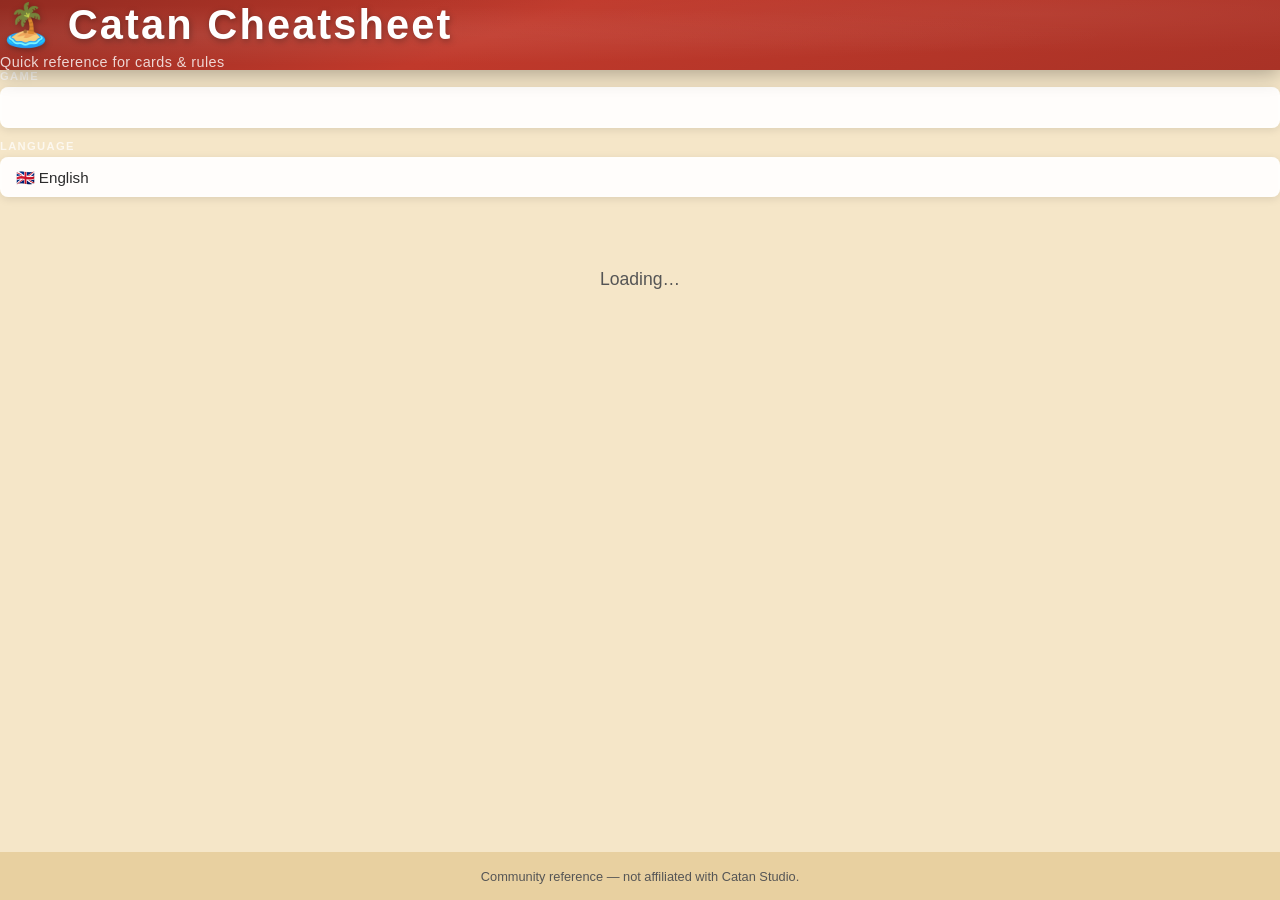
<file: src/index.html>
<!DOCTYPE html>
<html lang="en">
  <head>
    <meta charset="UTF-8" />
    <meta name="viewport" content="width=device-width, initial-scale=1.0" />
    <title>Catan Cheatsheet</title>
    <link rel="stylesheet" href="css/styles.css" />
  </head>
  <body>
    <header>
      <div class="header-inner">
        <h1>🏝️ Catan Cheatsheet</h1>
        <p class="subtitle" id="app-subtitle">Quick reference for cards &amp; rules</p>
      </div>
    </header>

    <div class="controls">
      <div class="control-group">
        <label for="game-select" id="label-game">Game</label>
        <select id="game-select"></select>
      </div>
      <div class="control-group">
        <label for="lang-select" id="label-lang">Language</label>
        <select id="lang-select">
          <option value="en">🇬🇧 English</option>
          <option value="de">🇩🇪 Deutsch</option>
          <option value="es">🇪🇸 Español</option>
          <option value="fr">🇫🇷 Français</option>
          <option value="el">🇬🇷 Ελληνικά</option>
        </select>
      </div>
    </div>

    <main id="content">
      <div class="loading" id="loading-indicator">Loading…</div>
    </main>

    <footer>
      <p id="footer-text">Community reference — not affiliated with Catan Studio.</p>
    </footer>

    <script src="js/app.js"></script>
  </body>
</html>
</file>
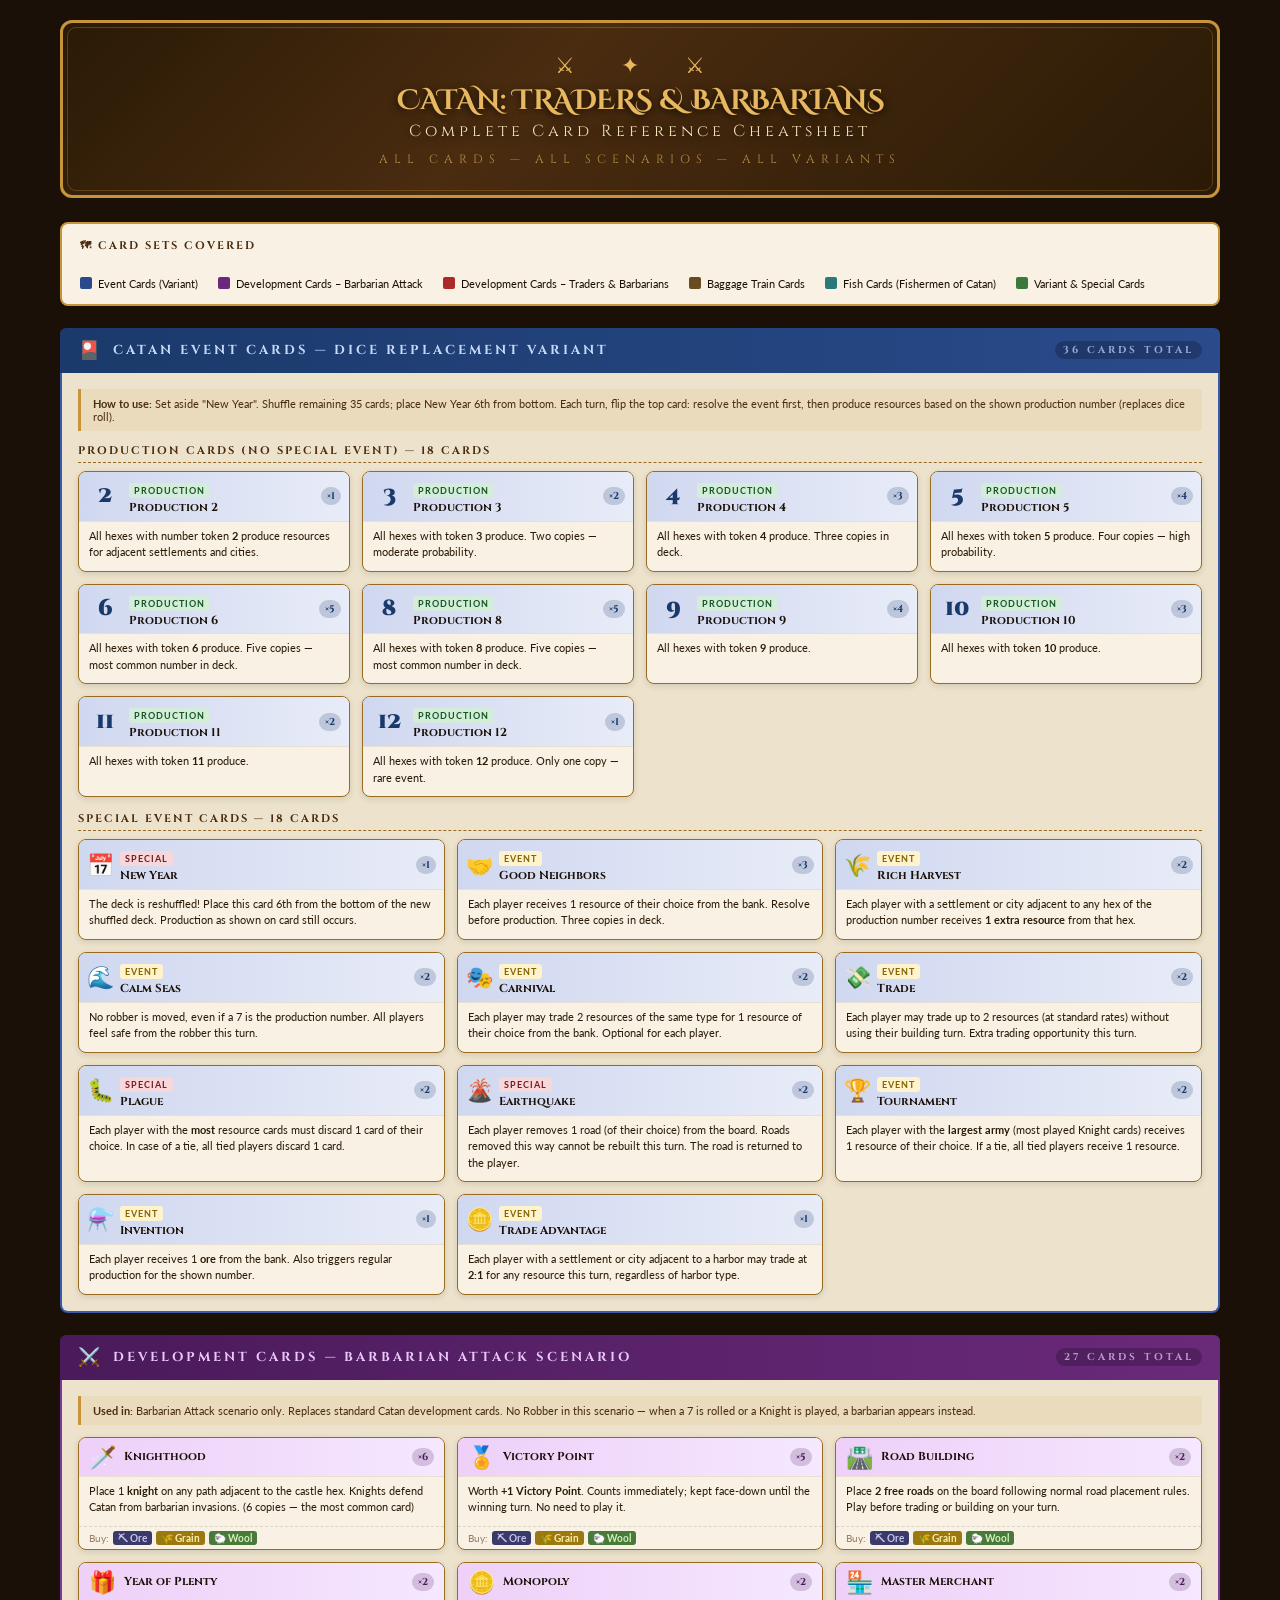
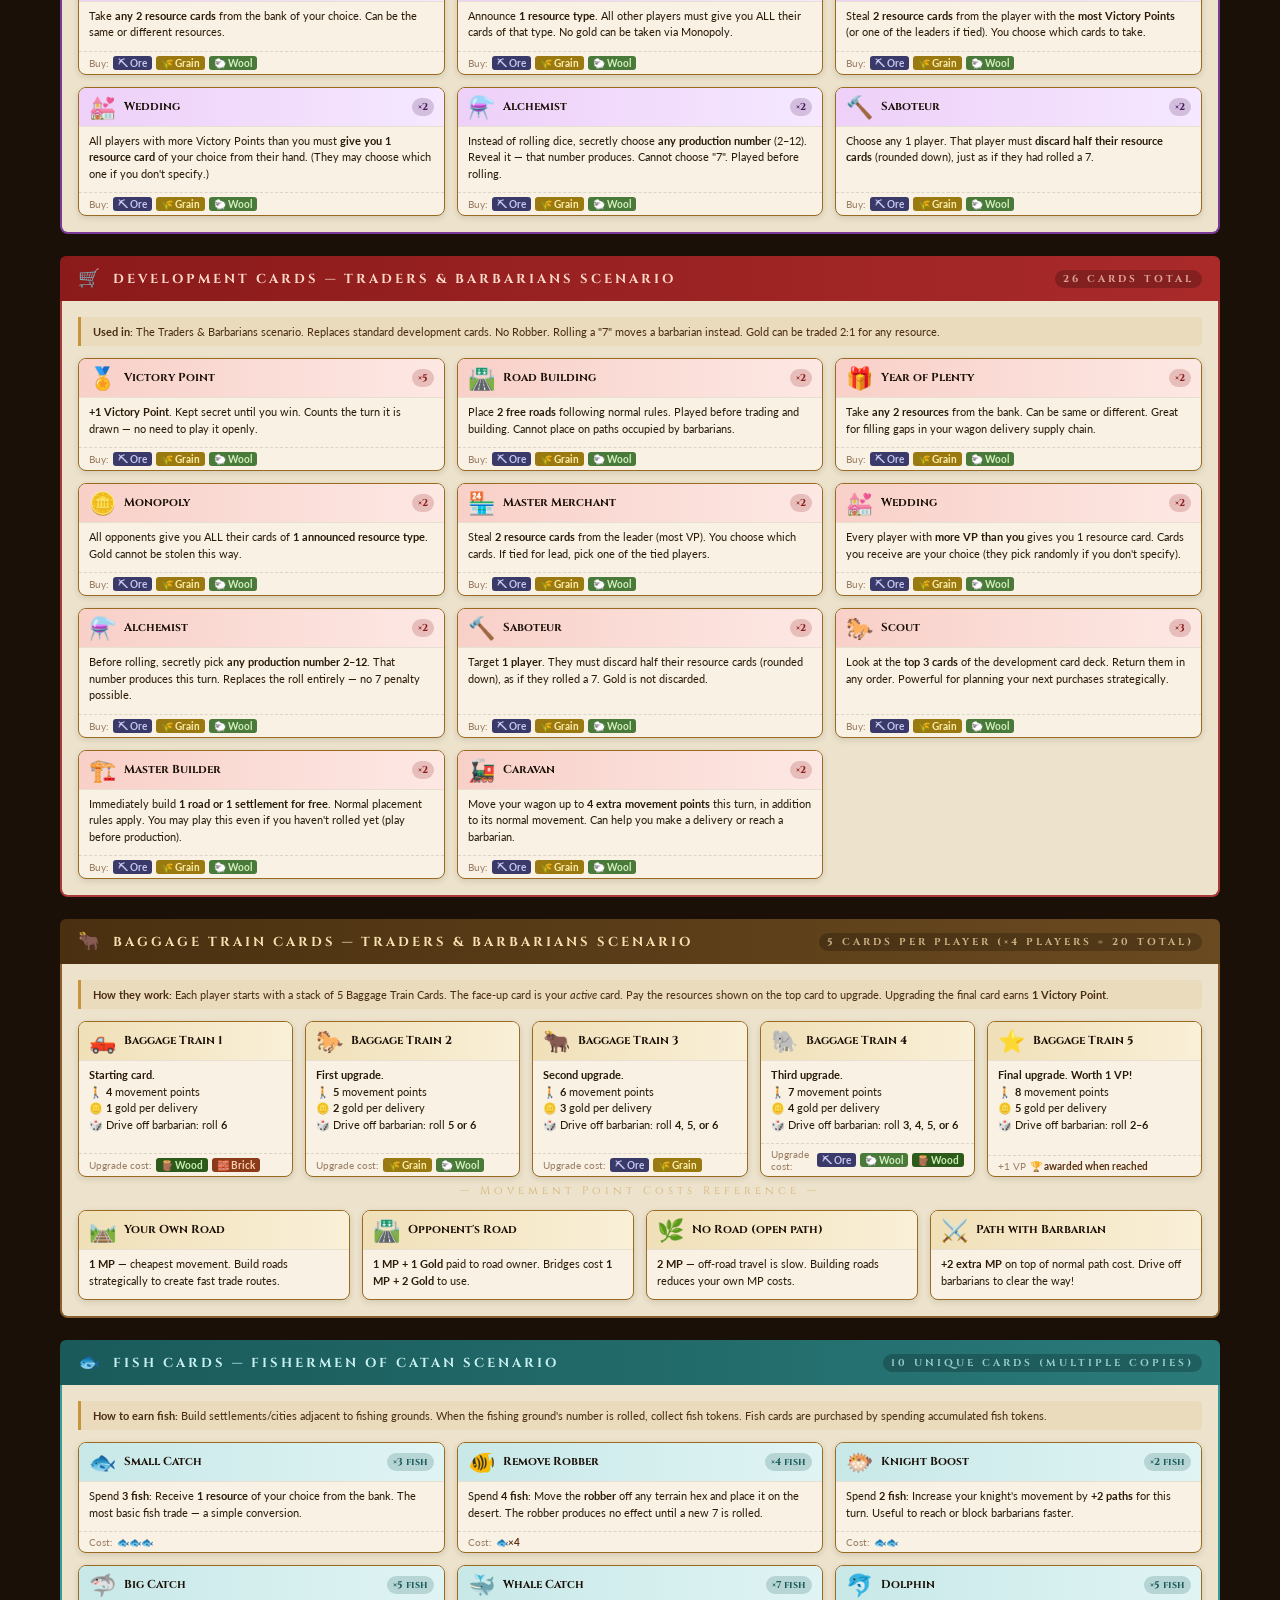
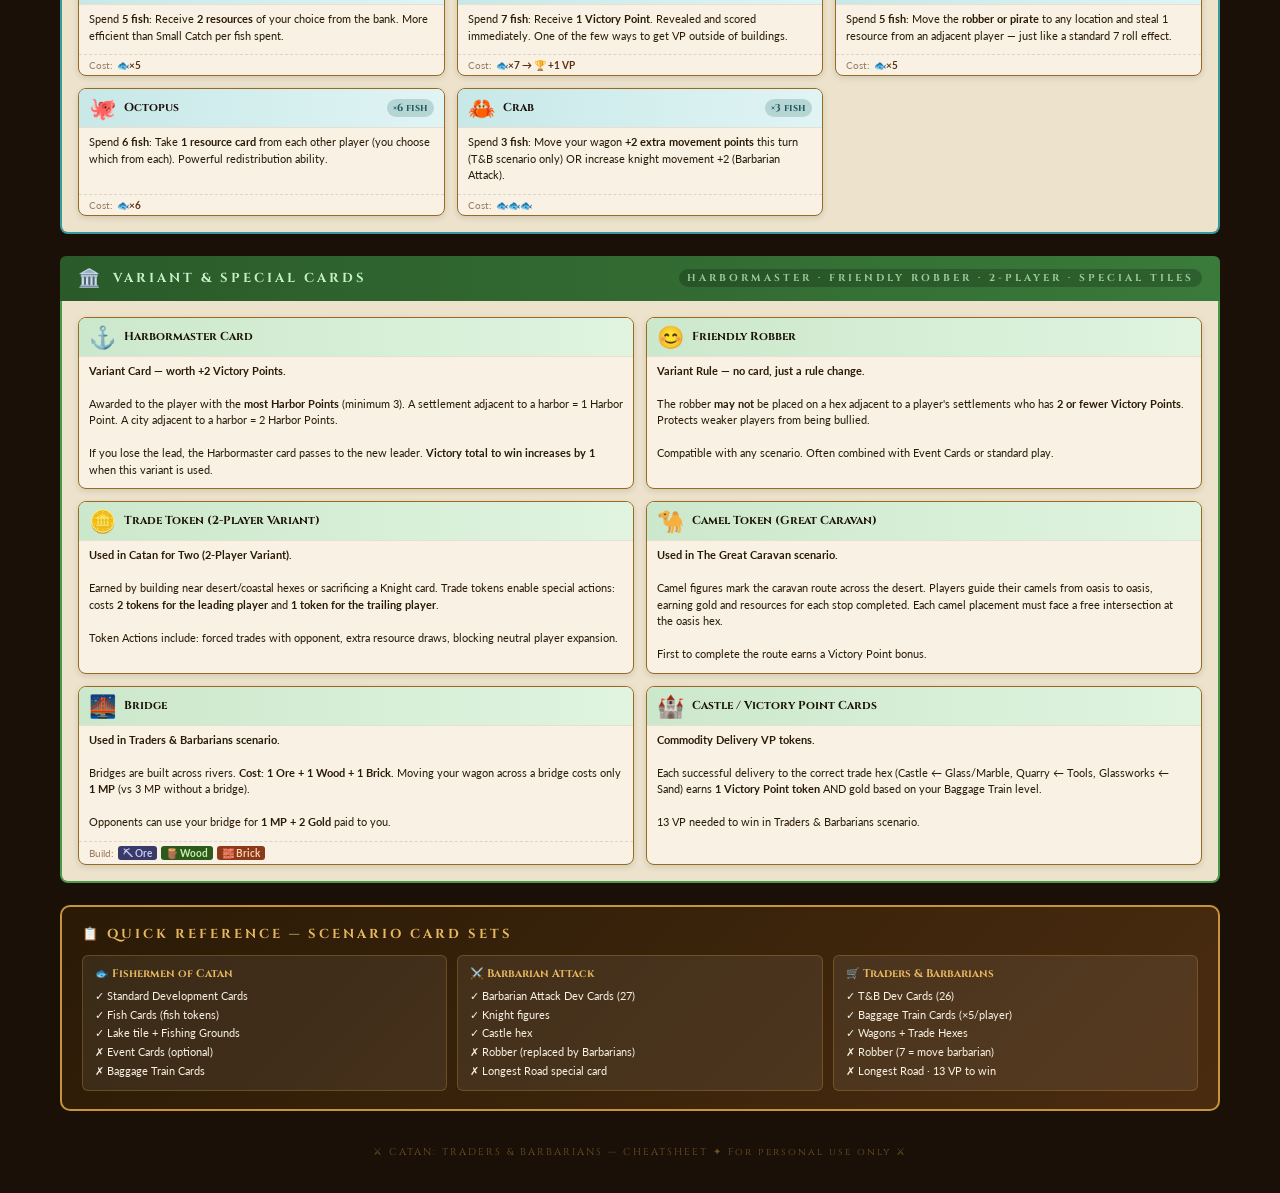
<file: catan_traders_barbarians_cheatsheet.html>
<!DOCTYPE html>
<html lang="en">
<head>
<meta charset="UTF-8">
<meta name="viewport" content="width=device-width, initial-scale=1.0">
<title>CATAN: Traders & Barbarians — Complete Card Cheatsheet</title>
<link href="https://fonts.googleapis.com/css2?family=Cinzel+Decorative:wght@700;900&family=Cinzel:wght@400;600;700&family=Lato:wght@300;400;700&display=swap" rel="stylesheet">
<style>
  :root {
    --gold: #c8943a;
    --gold-light: #e8b860;
    --gold-pale: #f5e4bc;
    --dark: #1a1008;
    --brown: #4a2c10;
    --parchment: #f9f2e4;
    --parchment-dark: #ede3cc;
    --red: #8b1a1a;
    --blue: #1a3a6b;
    --green: #2a5a2a;
    --purple: #4a1a5a;
    --teal: #1a5a5a;
    --orange: #7a3a10;
    --border: #9a6a20;
  }

  * { box-sizing: border-box; margin: 0; padding: 0; }

  @media print {
    body { background: white; }
    .page-break { page-break-before: always; }
    .section { break-inside: avoid; }
  }

  body {
    font-family: 'Lato', sans-serif;
    background: #1a1008;
    color: var(--dark);
    min-height: 100vh;
  }

  .page {
    max-width: 1200px;
    margin: 0 auto;
    padding: 20px;
  }

  /* HEADER */
  .header {
    text-align: center;
    background: linear-gradient(135deg, #2a1a06 0%, #4a2c10 40%, #2a1a06 100%);
    border: 3px solid var(--gold);
    border-radius: 12px;
    padding: 28px 20px;
    margin-bottom: 24px;
    position: relative;
    overflow: hidden;
  }
  .header::before {
    content: '';
    position: absolute; inset: 4px;
    border: 1px solid rgba(200,148,58,0.3);
    border-radius: 9px;
    pointer-events: none;
  }
  .header-ornament {
    font-size: 22px;
    color: var(--gold-light);
    letter-spacing: 20px;
    margin-bottom: 6px;
  }
  .header h1 {
    font-family: 'Cinzel Decorative', serif;
    font-size: 28px;
    color: var(--gold-light);
    text-shadow: 0 2px 8px rgba(0,0,0,0.8);
    line-height: 1.2;
  }
  .header h1 span {
    display: block;
    font-size: 16px;
    font-family: 'Cinzel', serif;
    color: var(--gold-pale);
    letter-spacing: 4px;
    margin-top: 4px;
    font-weight: 400;
  }
  .header-subtitle {
    font-family: 'Cinzel', serif;
    font-size: 12px;
    color: rgba(232,184,96,0.7);
    letter-spacing: 6px;
    text-transform: uppercase;
    margin-top: 10px;
  }

  /* SECTION HEADERS */
  .section-title {
    font-family: 'Cinzel', serif;
    font-size: 13px;
    font-weight: 700;
    letter-spacing: 3px;
    text-transform: uppercase;
    padding: 10px 18px;
    border-radius: 6px 6px 0 0;
    display: flex;
    align-items: center;
    gap: 10px;
  }
  .section-title .icon { font-size: 18px; }
  .section-title .count {
    margin-left: auto;
    font-size: 10px;
    opacity: 0.7;
    background: rgba(0,0,0,0.3);
    padding: 2px 8px;
    border-radius: 10px;
  }

  /* CARD GRID WRAPPER */
  .section-wrapper {
    background: var(--parchment-dark);
    border-radius: 0 0 8px 8px;
    border: 2px solid var(--border);
    border-top: none;
    padding: 16px;
    margin-bottom: 22px;
  }

  .section-block {
    margin-bottom: 22px;
  }

  /* Individual cards */
  .cards-grid {
    display: grid;
    gap: 12px;
  }
  .cols-3 { grid-template-columns: repeat(3, 1fr); }
  .cols-4 { grid-template-columns: repeat(4, 1fr); }
  .cols-2 { grid-template-columns: repeat(2, 1fr); }
  .cols-5 { grid-template-columns: repeat(5, 1fr); }

  @media (max-width: 900px) {
    .cols-4, .cols-3, .cols-5 { grid-template-columns: repeat(2, 1fr); }
  }

  .card {
    background: var(--parchment);
    border-radius: 8px;
    border: 1.5px solid var(--border);
    overflow: hidden;
    box-shadow: 0 2px 6px rgba(0,0,0,0.12);
    display: flex;
    flex-direction: column;
  }

  .card-header {
    padding: 8px 10px;
    display: flex;
    align-items: center;
    gap: 8px;
  }

  .card-emoji {
    font-size: 22px;
    flex-shrink: 0;
    line-height: 1;
  }

  .card-name {
    font-family: 'Cinzel', serif;
    font-size: 11.5px;
    font-weight: 700;
    line-height: 1.2;
  }

  .card-qty {
    margin-left: auto;
    font-size: 10px;
    font-weight: 700;
    background: rgba(0,0,0,0.15);
    padding: 2px 6px;
    border-radius: 10px;
    flex-shrink: 0;
    font-family: 'Cinzel', serif;
  }

  .card-body {
    padding: 6px 10px 10px;
    font-size: 11px;
    line-height: 1.5;
    color: #2a1a08;
    flex: 1;
    border-top: 1px solid rgba(0,0,0,0.08);
  }

  .card-cost {
    display: flex;
    align-items: center;
    gap: 4px;
    font-size: 10px;
    font-weight: 700;
    padding: 4px 10px;
    border-top: 1px dashed rgba(0,0,0,0.12);
    color: #5a3010;
  }
  .cost-label { opacity: 0.6; font-weight: 400; }

  /* Color themes per section */
  .theme-event .section-title { background: linear-gradient(90deg, #1a3a6b, #2a4a8b); color: #c8d8f8; }
  .theme-event .section-wrapper { border-color: #3a5aab; }
  .theme-event .card-header { background: linear-gradient(90deg, #d0d8f0, #e8ecf8); }
  .theme-event .card-qty { background: rgba(26,58,107,0.2); color: #1a3a6b; }

  .theme-dev .section-title { background: linear-gradient(90deg, #4a1a5a, #6a2a7a); color: #e8c8f8; }
  .theme-dev .section-wrapper { border-color: #7a3a9a; }
  .theme-dev .card-header { background: linear-gradient(90deg, #eed0f8, #f5e8ff); }
  .theme-dev .card-qty { background: rgba(74,26,90,0.2); color: #4a1a5a; }

  .theme-barbarian .section-title { background: linear-gradient(90deg, #8b1a1a, #aa2a2a); color: #fcd8c8; }
  .theme-barbarian .section-wrapper { border-color: #aa3a3a; }
  .theme-barbarian .card-header { background: linear-gradient(90deg, #f8d0c8, #fde8e4); }
  .theme-barbarian .card-qty { background: rgba(139,26,26,0.2); color: #8b1a1a; }

  .theme-baggage .section-title { background: linear-gradient(90deg, #4a3010, #6a4a20); color: #f8e0b0; }
  .theme-baggage .section-wrapper { border-color: #8a6030; }
  .theme-baggage .card-header { background: linear-gradient(90deg, #f0e0b8, #faf0d8); }
  .theme-baggage .card-qty { background: rgba(74,48,16,0.2); color: #4a3010; }

  .theme-fish .section-title { background: linear-gradient(90deg, #1a5a5a, #2a7a7a); color: #c8f0f0; }
  .theme-fish .section-wrapper { border-color: #3a9a9a; }
  .theme-fish .card-header { background: linear-gradient(90deg, #c8e8e8, #e0f4f4); }
  .theme-fish .card-qty { background: rgba(26,90,90,0.2); color: #1a5a5a; }

  .theme-variant .section-title { background: linear-gradient(90deg, #2a5a2a, #3a7a3a); color: #c8f0c8; }
  .theme-variant .section-wrapper { border-color: #4a9a4a; }
  .theme-variant .card-header { background: linear-gradient(90deg, #cce8cc, #e0f4e0); }
  .theme-variant .card-qty { background: rgba(42,90,42,0.2); color: #2a5a2a; }

  /* EVENT CARD special: show number prominently */
  .event-number {
    font-family: 'Cinzel Decorative', serif;
    font-size: 22px;
    font-weight: 900;
    color: var(--blue);
    flex-shrink: 0;
    width: 36px;
    text-align: center;
    line-height: 1;
  }

  .event-tag {
    display: inline-block;
    font-size: 9px;
    font-weight: 700;
    letter-spacing: 1px;
    padding: 2px 5px;
    border-radius: 3px;
    text-transform: uppercase;
    margin-bottom: 3px;
  }
  .tag-production { background: #d4edda; color: #155724; }
  .tag-event { background: #fff3cd; color: #856404; }
  .tag-special { background: #f8d7da; color: #721c24; }

  /* Legend */
  .legend {
    background: var(--parchment);
    border: 2px solid var(--gold);
    border-radius: 8px;
    padding: 14px 18px;
    margin-bottom: 22px;
    display: flex;
    gap: 20px;
    flex-wrap: wrap;
    align-items: center;
  }
  .legend-title {
    font-family: 'Cinzel', serif;
    font-size: 11px;
    font-weight: 700;
    letter-spacing: 2px;
    text-transform: uppercase;
    color: var(--brown);
    flex-basis: 100%;
    margin-bottom: 4px;
  }
  .legend-item {
    display: flex;
    align-items: center;
    gap: 6px;
    font-size: 11px;
  }
  .legend-dot {
    width: 12px; height: 12px;
    border-radius: 2px;
    flex-shrink: 0;
  }

  /* Resources display */
  .res-icons { display: inline-flex; gap: 3px; align-items: center; flex-wrap: wrap; }
  .res {
    display: inline-flex;
    align-items: center;
    gap: 2px;
    font-size: 10px;
    font-weight: 700;
    padding: 1px 5px;
    border-radius: 3px;
    white-space: nowrap;
  }
  .res-wood { background: #2d5a1b; color: #c8f0b0; }
  .res-brick { background: #8b3a1a; color: #ffd0b0; }
  .res-grain { background: #9a7a10; color: #fff0b0; }
  .res-wool { background: #4a7a3a; color: #d4f0c0; }
  .res-ore { background: #3a3a6a; color: #c8c8f0; }
  .res-gold { background: #8a6010; color: #ffeeb0; }
  .res-fish { background: #1a6a7a; color: #b0eef8; }

  /* Divider */
  .section-divider {
    text-align: center;
    font-family: 'Cinzel', serif;
    font-size: 11px;
    letter-spacing: 4px;
    color: var(--gold);
    opacity: 0.6;
    margin: 6px 0 12px;
  }

  .sub-header {
    font-family: 'Cinzel', serif;
    font-size: 11px;
    font-weight: 700;
    letter-spacing: 2px;
    text-transform: uppercase;
    color: var(--brown);
    margin-bottom: 8px;
    padding-bottom: 4px;
    border-bottom: 1px dashed var(--border);
  }

  /* Special card override for event numbers */
  .event-card .card-header {
    gap: 6px;
    padding: 6px 8px;
  }

  .footer {
    text-align: center;
    padding: 14px;
    font-family: 'Cinzel', serif;
    font-size: 10px;
    letter-spacing: 2px;
    color: rgba(200,148,58,0.5);
  }

  .note-box {
    background: rgba(200,148,58,0.1);
    border-left: 3px solid var(--gold);
    padding: 8px 12px;
    margin-bottom: 12px;
    font-size: 11px;
    color: var(--brown);
    border-radius: 0 4px 4px 0;
  }
</style>
</head>
<body>
<div class="page">

  <!-- HEADER -->
  <div class="header">
    <div class="header-ornament">⚔ ✦ ⚔</div>
    <h1>CATAN: TRADERS & BARBARIANS
      <span>Complete Card Reference Cheatsheet</span>
    </h1>
    <div class="header-subtitle">All Cards — All Scenarios — All Variants</div>
  </div>

  <!-- LEGEND -->
  <div class="legend">
    <div class="legend-title">🗺 Card Sets Covered</div>
    <div class="legend-item"><div class="legend-dot" style="background:#2a4a8b"></div> Event Cards (Variant)</div>
    <div class="legend-item"><div class="legend-dot" style="background:#6a2a7a"></div> Development Cards – Barbarian Attack</div>
    <div class="legend-item"><div class="legend-dot" style="background:#aa2a2a"></div> Development Cards – Traders & Barbarians</div>
    <div class="legend-item"><div class="legend-dot" style="background:#6a4a20"></div> Baggage Train Cards</div>
    <div class="legend-item"><div class="legend-dot" style="background:#2a7a7a"></div> Fish Cards (Fishermen of Catan)</div>
    <div class="legend-item"><div class="legend-dot" style="background:#3a7a3a"></div> Variant & Special Cards</div>
  </div>

  <!-- =================== SECTION 1: EVENT CARDS =================== -->
  <div class="section-block theme-event">
    <div class="section-title">
      <span class="icon">🎴</span> CATAN EVENT CARDS — Dice Replacement Variant
      <span class="count">36 Cards Total</span>
    </div>
    <div class="section-wrapper">
      <div class="note-box">
        <strong>How to use:</strong> Set aside "New Year". Shuffle remaining 35 cards; place New Year 6th from bottom. Each turn, flip the top card: resolve the event first, then produce resources based on the shown production number (replaces dice roll).
      </div>

      <div class="sub-header">Production Cards (No Special Event) — 18 cards</div>
      <div class="cards-grid cols-4" style="margin-bottom:14px">

        <div class="card event-card">
          <div class="card-header">
            <div class="event-number">2</div>
            <div>
              <div class="event-tag tag-production">Production</div>
              <div class="card-name">Production 2</div>
            </div>
            <div class="card-qty">×1</div>
          </div>
          <div class="card-body">All hexes with number token <strong>2</strong> produce resources for adjacent settlements and cities.</div>
        </div>

        <div class="card event-card">
          <div class="card-header">
            <div class="event-number">3</div>
            <div>
              <div class="event-tag tag-production">Production</div>
              <div class="card-name">Production 3</div>
            </div>
            <div class="card-qty">×2</div>
          </div>
          <div class="card-body">All hexes with token <strong>3</strong> produce. Two copies — moderate probability.</div>
        </div>

        <div class="card event-card">
          <div class="card-header">
            <div class="event-number">4</div>
            <div>
              <div class="event-tag tag-production">Production</div>
              <div class="card-name">Production 4</div>
            </div>
            <div class="card-qty">×3</div>
          </div>
          <div class="card-body">All hexes with token <strong>4</strong> produce. Three copies in deck.</div>
        </div>

        <div class="card event-card">
          <div class="card-header">
            <div class="event-number">5</div>
            <div>
              <div class="event-tag tag-production">Production</div>
              <div class="card-name">Production 5</div>
            </div>
            <div class="card-qty">×4</div>
          </div>
          <div class="card-body">All hexes with token <strong>5</strong> produce. Four copies — high probability.</div>
        </div>

        <div class="card event-card">
          <div class="card-header">
            <div class="event-number">6</div>
            <div>
              <div class="event-tag tag-production">Production</div>
              <div class="card-name">Production 6</div>
            </div>
            <div class="card-qty">×5</div>
          </div>
          <div class="card-body">All hexes with token <strong>6</strong> produce. Five copies — most common number in deck.</div>
        </div>

        <div class="card event-card">
          <div class="card-header">
            <div class="event-number">8</div>
            <div>
              <div class="event-tag tag-production">Production</div>
              <div class="card-name">Production 8</div>
            </div>
            <div class="card-qty">×5</div>
          </div>
          <div class="card-body">All hexes with token <strong>8</strong> produce. Five copies — most common number in deck.</div>
        </div>

        <div class="card event-card">
          <div class="card-header">
            <div class="event-number">9</div>
            <div>
              <div class="event-tag tag-production">Production</div>
              <div class="card-name">Production 9</div>
            </div>
            <div class="card-qty">×4</div>
          </div>
          <div class="card-body">All hexes with token <strong>9</strong> produce.</div>
        </div>

        <div class="card event-card">
          <div class="card-header">
            <div class="event-number">10</div>
            <div>
              <div class="event-tag tag-production">Production</div>
              <div class="card-name">Production 10</div>
            </div>
            <div class="card-qty">×3</div>
          </div>
          <div class="card-body">All hexes with token <strong>10</strong> produce.</div>
        </div>

        <div class="card event-card">
          <div class="card-header">
            <div class="event-number">11</div>
            <div>
              <div class="event-tag tag-production">Production</div>
              <div class="card-name">Production 11</div>
            </div>
            <div class="card-qty">×2</div>
          </div>
          <div class="card-body">All hexes with token <strong>11</strong> produce.</div>
        </div>

        <div class="card event-card">
          <div class="card-header">
            <div class="event-number">12</div>
            <div>
              <div class="event-tag tag-production">Production</div>
              <div class="card-name">Production 12</div>
            </div>
            <div class="card-qty">×1</div>
          </div>
          <div class="card-body">All hexes with token <strong>12</strong> produce. Only one copy — rare event.</div>
        </div>

      </div>

      <div class="sub-header">Special Event Cards — 18 cards</div>
      <div class="cards-grid cols-3">

        <div class="card event-card">
          <div class="card-header">
            <div class="card-emoji">📅</div>
            <div>
              <div class="event-tag tag-special">Special</div>
              <div class="card-name">New Year</div>
            </div>
            <div class="card-qty">×1</div>
          </div>
          <div class="card-body">The deck is reshuffled! Place this card 6th from the bottom of the new shuffled deck. Production as shown on card still occurs.</div>
        </div>

        <div class="card event-card">
          <div class="card-header">
            <div class="card-emoji">🤝</div>
            <div>
              <div class="event-tag tag-event">Event</div>
              <div class="card-name">Good Neighbors</div>
            </div>
            <div class="card-qty">×3</div>
          </div>
          <div class="card-body">Each player receives 1 resource of their choice from the bank. Resolve before production. Three copies in deck.</div>
        </div>

        <div class="card event-card">
          <div class="card-header">
            <div class="card-emoji">🌾</div>
            <div>
              <div class="event-tag tag-event">Event</div>
              <div class="card-name">Rich Harvest</div>
            </div>
            <div class="card-qty">×2</div>
          </div>
          <div class="card-body">Each player with a settlement or city adjacent to any hex of the production number receives <strong>1 extra resource</strong> from that hex.</div>
        </div>

        <div class="card event-card">
          <div class="card-header">
            <div class="card-emoji">🌊</div>
            <div>
              <div class="event-tag tag-event">Event</div>
              <div class="card-name">Calm Seas</div>
            </div>
            <div class="card-qty">×2</div>
          </div>
          <div class="card-body">No robber is moved, even if a 7 is the production number. All players feel safe from the robber this turn.</div>
        </div>

        <div class="card event-card">
          <div class="card-header">
            <div class="card-emoji">🎭</div>
            <div>
              <div class="event-tag tag-event">Event</div>
              <div class="card-name">Carnival</div>
            </div>
            <div class="card-qty">×2</div>
          </div>
          <div class="card-body">Each player may trade 2 resources of the same type for 1 resource of their choice from the bank. Optional for each player.</div>
        </div>

        <div class="card event-card">
          <div class="card-header">
            <div class="card-emoji">💸</div>
            <div>
              <div class="event-tag tag-event">Event</div>
              <div class="card-name">Trade</div>
            </div>
            <div class="card-qty">×2</div>
          </div>
          <div class="card-body">Each player may trade up to 2 resources (at standard rates) without using their building turn. Extra trading opportunity this turn.</div>
        </div>

        <div class="card event-card">
          <div class="card-header">
            <div class="card-emoji">🐛</div>
            <div>
              <div class="event-tag tag-special">Special</div>
              <div class="card-name">Plague</div>
            </div>
            <div class="card-qty">×2</div>
          </div>
          <div class="card-body">Each player with the <strong>most</strong> resource cards must discard 1 card of their choice. In case of a tie, all tied players discard 1 card.</div>
        </div>

        <div class="card event-card">
          <div class="card-header">
            <div class="card-emoji">🌋</div>
            <div>
              <div class="event-tag tag-special">Special</div>
              <div class="card-name">Earthquake</div>
            </div>
            <div class="card-qty">×2</div>
          </div>
          <div class="card-body">Each player removes 1 road (of their choice) from the board. Roads removed this way cannot be rebuilt this turn. The road is returned to the player.</div>
        </div>

        <div class="card event-card">
          <div class="card-header">
            <div class="card-emoji">🏆</div>
            <div>
              <div class="event-tag tag-event">Event</div>
              <div class="card-name">Tournament</div>
            </div>
            <div class="card-qty">×2</div>
          </div>
          <div class="card-body">Each player with the <strong>largest army</strong> (most played Knight cards) receives 1 resource of their choice. If a tie, all tied players receive 1 resource.</div>
        </div>

        <div class="card event-card">
          <div class="card-header">
            <div class="card-emoji">⚗️</div>
            <div>
              <div class="event-tag tag-event">Event</div>
              <div class="card-name">Invention</div>
            </div>
            <div class="card-qty">×1</div>
          </div>
          <div class="card-body">Each player receives 1 <strong>ore</strong> from the bank. Also triggers regular production for the shown number.</div>
        </div>

        <div class="card event-card">
          <div class="card-header">
            <div class="card-emoji">🪙</div>
            <div>
              <div class="event-tag tag-event">Event</div>
              <div class="card-name">Trade Advantage</div>
            </div>
            <div class="card-qty">×1</div>
          </div>
          <div class="card-body">Each player with a settlement or city adjacent to a harbor may trade at <strong>2:1</strong> for any resource this turn, regardless of harbor type.</div>
        </div>

      </div>
    </div>
  </div>

  <!-- =================== SECTION 2: BARBARIAN ATTACK DEV CARDS =================== -->
  <div class="section-block theme-dev">
    <div class="section-title">
      <span class="icon">⚔️</span> DEVELOPMENT CARDS — Barbarian Attack Scenario
      <span class="count">27 Cards Total</span>
    </div>
    <div class="section-wrapper">
      <div class="note-box">
        <strong>Used in:</strong> Barbarian Attack scenario only. Replaces standard Catan development cards. No Robber in this scenario — when a 7 is rolled or a Knight is played, a barbarian appears instead.
      </div>
      <div class="cards-grid cols-3">

        <div class="card">
          <div class="card-header">
            <div class="card-emoji">🗡️</div>
            <div class="card-name">Knighthood</div>
            <div class="card-qty">×6</div>
          </div>
          <div class="card-body">Place 1 <strong>knight</strong> on any path adjacent to the castle hex. Knights defend Catan from barbarian invasions. (6 copies — the most common card)</div>
          <div class="card-cost"><span class="cost-label">Buy:</span> <span class="res res-ore">⛏ Ore</span><span class="res res-grain">🌾 Grain</span><span class="res res-wool">🐑 Wool</span></div>
        </div>

        <div class="card">
          <div class="card-header">
            <div class="card-emoji">🏅</div>
            <div class="card-name">Victory Point</div>
            <div class="card-qty">×5</div>
          </div>
          <div class="card-body">Worth <strong>+1 Victory Point</strong>. Counts immediately; kept face-down until the winning turn. No need to play it.</div>
          <div class="card-cost"><span class="cost-label">Buy:</span> <span class="res res-ore">⛏ Ore</span><span class="res res-grain">🌾 Grain</span><span class="res res-wool">🐑 Wool</span></div>
        </div>

        <div class="card">
          <div class="card-header">
            <div class="card-emoji">🛣️</div>
            <div class="card-name">Road Building</div>
            <div class="card-qty">×2</div>
          </div>
          <div class="card-body">Place <strong>2 free roads</strong> on the board following normal road placement rules. Play before trading or building on your turn.</div>
          <div class="card-cost"><span class="cost-label">Buy:</span> <span class="res res-ore">⛏ Ore</span><span class="res res-grain">🌾 Grain</span><span class="res res-wool">🐑 Wool</span></div>
        </div>

        <div class="card">
          <div class="card-header">
            <div class="card-emoji">🎁</div>
            <div class="card-name">Year of Plenty</div>
            <div class="card-qty">×2</div>
          </div>
          <div class="card-body">Take <strong>any 2 resource cards</strong> from the bank of your choice. Can be the same or different resources.</div>
          <div class="card-cost"><span class="cost-label">Buy:</span> <span class="res res-ore">⛏ Ore</span><span class="res res-grain">🌾 Grain</span><span class="res res-wool">🐑 Wool</span></div>
        </div>

        <div class="card">
          <div class="card-header">
            <div class="card-emoji">🪙</div>
            <div class="card-name">Monopoly</div>
            <div class="card-qty">×2</div>
          </div>
          <div class="card-body">Announce <strong>1 resource type</strong>. All other players must give you ALL their cards of that type. No gold can be taken via Monopoly.</div>
          <div class="card-cost"><span class="cost-label">Buy:</span> <span class="res res-ore">⛏ Ore</span><span class="res res-grain">🌾 Grain</span><span class="res res-wool">🐑 Wool</span></div>
        </div>

        <div class="card">
          <div class="card-header">
            <div class="card-emoji">🏪</div>
            <div class="card-name">Master Merchant</div>
            <div class="card-qty">×2</div>
          </div>
          <div class="card-body">Steal <strong>2 resource cards</strong> from the player with the <strong>most Victory Points</strong> (or one of the leaders if tied). You choose which cards to take.</div>
          <div class="card-cost"><span class="cost-label">Buy:</span> <span class="res res-ore">⛏ Ore</span><span class="res res-grain">🌾 Grain</span><span class="res res-wool">🐑 Wool</span></div>
        </div>

        <div class="card">
          <div class="card-header">
            <div class="card-emoji">💒</div>
            <div class="card-name">Wedding</div>
            <div class="card-qty">×2</div>
          </div>
          <div class="card-body">All players with more Victory Points than you must <strong>give you 1 resource card</strong> of your choice from their hand. (They may choose which one if you don't specify.)</div>
          <div class="card-cost"><span class="cost-label">Buy:</span> <span class="res res-ore">⛏ Ore</span><span class="res res-grain">🌾 Grain</span><span class="res res-wool">🐑 Wool</span></div>
        </div>

        <div class="card">
          <div class="card-header">
            <div class="card-emoji">⚗️</div>
            <div class="card-name">Alchemist</div>
            <div class="card-qty">×2</div>
          </div>
          <div class="card-body">Instead of rolling dice, secretly choose <strong>any production number</strong> (2–12). Reveal it — that number produces. Cannot choose "7". Played before rolling.</div>
          <div class="card-cost"><span class="cost-label">Buy:</span> <span class="res res-ore">⛏ Ore</span><span class="res res-grain">🌾 Grain</span><span class="res res-wool">🐑 Wool</span></div>
        </div>

        <div class="card">
          <div class="card-header">
            <div class="card-emoji">🔨</div>
            <div class="card-name">Saboteur</div>
            <div class="card-qty">×2</div>
          </div>
          <div class="card-body">Choose any 1 player. That player must <strong>discard half their resource cards</strong> (rounded down), just as if they had rolled a 7.</div>
          <div class="card-cost"><span class="cost-label">Buy:</span> <span class="res res-ore">⛏ Ore</span><span class="res res-grain">🌾 Grain</span><span class="res res-wool">🐑 Wool</span></div>
        </div>

      </div>
    </div>
  </div>

  <!-- =================== SECTION 3: TRADERS & BARBARIANS DEV CARDS =================== -->
  <div class="section-block theme-barbarian">
    <div class="section-title">
      <span class="icon">🛒</span> DEVELOPMENT CARDS — Traders & Barbarians Scenario
      <span class="count">26 Cards Total</span>
    </div>
    <div class="section-wrapper">
      <div class="note-box">
        <strong>Used in:</strong> The Traders & Barbarians scenario. Replaces standard development cards. No Robber. Rolling a "7" moves a barbarian instead. Gold can be traded 2:1 for any resource.
      </div>
      <div class="cards-grid cols-3">

        <div class="card">
          <div class="card-header">
            <div class="card-emoji">🏅</div>
            <div class="card-name">Victory Point</div>
            <div class="card-qty">×5</div>
          </div>
          <div class="card-body"><strong>+1 Victory Point</strong>. Kept secret until you win. Counts the turn it is drawn — no need to play it openly.</div>
          <div class="card-cost"><span class="cost-label">Buy:</span> <span class="res res-ore">⛏ Ore</span><span class="res res-grain">🌾 Grain</span><span class="res res-wool">🐑 Wool</span></div>
        </div>

        <div class="card">
          <div class="card-header">
            <div class="card-emoji">🛣️</div>
            <div class="card-name">Road Building</div>
            <div class="card-qty">×2</div>
          </div>
          <div class="card-body">Place <strong>2 free roads</strong> following normal rules. Played before trading and building. Cannot place on paths occupied by barbarians.</div>
          <div class="card-cost"><span class="cost-label">Buy:</span> <span class="res res-ore">⛏ Ore</span><span class="res res-grain">🌾 Grain</span><span class="res res-wool">🐑 Wool</span></div>
        </div>

        <div class="card">
          <div class="card-header">
            <div class="card-emoji">🎁</div>
            <div class="card-name">Year of Plenty</div>
            <div class="card-qty">×2</div>
          </div>
          <div class="card-body">Take <strong>any 2 resources</strong> from the bank. Can be same or different. Great for filling gaps in your wagon delivery supply chain.</div>
          <div class="card-cost"><span class="cost-label">Buy:</span> <span class="res res-ore">⛏ Ore</span><span class="res res-grain">🌾 Grain</span><span class="res res-wool">🐑 Wool</span></div>
        </div>

        <div class="card">
          <div class="card-header">
            <div class="card-emoji">🪙</div>
            <div class="card-name">Monopoly</div>
            <div class="card-qty">×2</div>
          </div>
          <div class="card-body">All opponents give you ALL their cards of <strong>1 announced resource type</strong>. Gold cannot be stolen this way.</div>
          <div class="card-cost"><span class="cost-label">Buy:</span> <span class="res res-ore">⛏ Ore</span><span class="res res-grain">🌾 Grain</span><span class="res res-wool">🐑 Wool</span></div>
        </div>

        <div class="card">
          <div class="card-header">
            <div class="card-emoji">🏪</div>
            <div class="card-name">Master Merchant</div>
            <div class="card-qty">×2</div>
          </div>
          <div class="card-body">Steal <strong>2 resource cards</strong> from the leader (most VP). You choose which cards. If tied for lead, pick one of the tied players.</div>
          <div class="card-cost"><span class="cost-label">Buy:</span> <span class="res res-ore">⛏ Ore</span><span class="res res-grain">🌾 Grain</span><span class="res res-wool">🐑 Wool</span></div>
        </div>

        <div class="card">
          <div class="card-header">
            <div class="card-emoji">💒</div>
            <div class="card-name">Wedding</div>
            <div class="card-qty">×2</div>
          </div>
          <div class="card-body">Every player with <strong>more VP than you</strong> gives you 1 resource card. Cards you receive are your choice (they pick randomly if you don't specify).</div>
          <div class="card-cost"><span class="cost-label">Buy:</span> <span class="res res-ore">⛏ Ore</span><span class="res res-grain">🌾 Grain</span><span class="res res-wool">🐑 Wool</span></div>
        </div>

        <div class="card">
          <div class="card-header">
            <div class="card-emoji">⚗️</div>
            <div class="card-name">Alchemist</div>
            <div class="card-qty">×2</div>
          </div>
          <div class="card-body">Before rolling, secretly pick <strong>any production number 2–12</strong>. That number produces this turn. Replaces the roll entirely — no 7 penalty possible.</div>
          <div class="card-cost"><span class="cost-label">Buy:</span> <span class="res res-ore">⛏ Ore</span><span class="res res-grain">🌾 Grain</span><span class="res res-wool">🐑 Wool</span></div>
        </div>

        <div class="card">
          <div class="card-header">
            <div class="card-emoji">🔨</div>
            <div class="card-name">Saboteur</div>
            <div class="card-qty">×2</div>
          </div>
          <div class="card-body">Target <strong>1 player</strong>. They must discard half their resource cards (rounded down), as if they rolled a 7. Gold is not discarded.</div>
          <div class="card-cost"><span class="cost-label">Buy:</span> <span class="res res-ore">⛏ Ore</span><span class="res res-grain">🌾 Grain</span><span class="res res-wool">🐑 Wool</span></div>
        </div>

        <div class="card">
          <div class="card-header">
            <div class="card-emoji">🐎</div>
            <div class="card-name">Scout</div>
            <div class="card-qty">×3</div>
          </div>
          <div class="card-body">Look at the <strong>top 3 cards</strong> of the development card deck. Return them in any order. Powerful for planning your next purchases strategically.</div>
          <div class="card-cost"><span class="cost-label">Buy:</span> <span class="res res-ore">⛏ Ore</span><span class="res res-grain">🌾 Grain</span><span class="res res-wool">🐑 Wool</span></div>
        </div>

        <div class="card">
          <div class="card-header">
            <div class="card-emoji">🏗️</div>
            <div class="card-name">Master Builder</div>
            <div class="card-qty">×2</div>
          </div>
          <div class="card-body">Immediately build <strong>1 road or 1 settlement for free</strong>. Normal placement rules apply. You may play this even if you haven't rolled yet (play before production).</div>
          <div class="card-cost"><span class="cost-label">Buy:</span> <span class="res res-ore">⛏ Ore</span><span class="res res-grain">🌾 Grain</span><span class="res res-wool">🐑 Wool</span></div>
        </div>

        <div class="card">
          <div class="card-header">
            <div class="card-emoji">🚂</div>
            <div class="card-name">Caravan</div>
            <div class="card-qty">×2</div>
          </div>
          <div class="card-body">Move your wagon up to <strong>4 extra movement points</strong> this turn, in addition to its normal movement. Can help you make a delivery or reach a barbarian.</div>
          <div class="card-cost"><span class="cost-label">Buy:</span> <span class="res res-ore">⛏ Ore</span><span class="res res-grain">🌾 Grain</span><span class="res res-wool">🐑 Wool</span></div>
        </div>

      </div>
    </div>
  </div>

  <!-- =================== SECTION 4: BAGGAGE TRAIN CARDS =================== -->
  <div class="section-block theme-baggage">
    <div class="section-title">
      <span class="icon">🐂</span> BAGGAGE TRAIN CARDS — Traders & Barbarians Scenario
      <span class="count">5 Cards per Player (×4 Players = 20 Total)</span>
    </div>
    <div class="section-wrapper">
      <div class="note-box">
        <strong>How they work:</strong> Each player starts with a stack of 5 Baggage Train Cards. The face-up card is your <em>active</em> card. Pay the resources shown on the top card to upgrade. Upgrading the final card earns <strong>1 Victory Point</strong>.
      </div>
      <div class="cards-grid cols-5">

        <div class="card">
          <div class="card-header">
            <div class="card-emoji">🛻</div>
            <div class="card-name">Baggage Train 1</div>
          </div>
          <div class="card-body">
            <strong>Starting card.</strong><br>
            🚶 <strong>4</strong> movement points<br>
            🪙 <strong>1</strong> gold per delivery<br>
            🎲 Drive off barbarian: roll <strong>6</strong>
          </div>
          <div class="card-cost"><span class="cost-label">Upgrade cost:</span> <span class="res res-wood">🪵 Wood</span><span class="res res-brick">🧱 Brick</span></div>
        </div>

        <div class="card">
          <div class="card-header">
            <div class="card-emoji">🐎</div>
            <div class="card-name">Baggage Train 2</div>
          </div>
          <div class="card-body">
            <strong>First upgrade.</strong><br>
            🚶 <strong>5</strong> movement points<br>
            🪙 <strong>2</strong> gold per delivery<br>
            🎲 Drive off barbarian: roll <strong>5 or 6</strong>
          </div>
          <div class="card-cost"><span class="cost-label">Upgrade cost:</span> <span class="res res-grain">🌾 Grain</span><span class="res res-wool">🐑 Wool</span></div>
        </div>

        <div class="card">
          <div class="card-header">
            <div class="card-emoji">🐂</div>
            <div class="card-name">Baggage Train 3</div>
          </div>
          <div class="card-body">
            <strong>Second upgrade.</strong><br>
            🚶 <strong>6</strong> movement points<br>
            🪙 <strong>3</strong> gold per delivery<br>
            🎲 Drive off barbarian: roll <strong>4, 5, or 6</strong>
          </div>
          <div class="card-cost"><span class="cost-label">Upgrade cost:</span> <span class="res res-ore">⛏ Ore</span><span class="res res-grain">🌾 Grain</span></div>
        </div>

        <div class="card">
          <div class="card-header">
            <div class="card-emoji">🐘</div>
            <div class="card-name">Baggage Train 4</div>
          </div>
          <div class="card-body">
            <strong>Third upgrade.</strong><br>
            🚶 <strong>7</strong> movement points<br>
            🪙 <strong>4</strong> gold per delivery<br>
            🎲 Drive off barbarian: roll <strong>3, 4, 5, or 6</strong>
          </div>
          <div class="card-cost"><span class="cost-label">Upgrade cost:</span> <span class="res res-ore">⛏ Ore</span><span class="res res-wool">🐑 Wool</span><span class="res res-wood">🪵 Wood</span></div>
        </div>

        <div class="card">
          <div class="card-header">
            <div class="card-emoji">⭐</div>
            <div class="card-name">Baggage Train 5</div>
          </div>
          <div class="card-body">
            <strong>Final upgrade. Worth 1 VP!</strong><br>
            🚶 <strong>8</strong> movement points<br>
            🪙 <strong>5</strong> gold per delivery<br>
            🎲 Drive off barbarian: roll <strong>2–6</strong>
          </div>
          <div class="card-cost"><span class="cost-label">+1 VP</span> 🏆 awarded when reached</div>
        </div>

      </div>

      <div class="section-divider">— Movement Point Costs Reference —</div>
      <div class="cards-grid cols-4" style="font-size:11px;">
        <div class="card">
          <div class="card-header"><div class="card-emoji">🛤️</div><div class="card-name">Your Own Road</div></div>
          <div class="card-body"><strong>1 MP</strong> — cheapest movement. Build roads strategically to create fast trade routes.</div>
        </div>
        <div class="card">
          <div class="card-header"><div class="card-emoji">🛣️</div><div class="card-name">Opponent's Road</div></div>
          <div class="card-body"><strong>1 MP + 1 Gold</strong> paid to road owner. Bridges cost <strong>1 MP + 2 Gold</strong> to use.</div>
        </div>
        <div class="card">
          <div class="card-header"><div class="card-emoji">🌿</div><div class="card-name">No Road (open path)</div></div>
          <div class="card-body"><strong>2 MP</strong> — off-road travel is slow. Building roads reduces your own MP costs.</div>
        </div>
        <div class="card">
          <div class="card-header"><div class="card-emoji">⚔️</div><div class="card-name">Path with Barbarian</div></div>
          <div class="card-body"><strong>+2 extra MP</strong> on top of normal path cost. Drive off barbarians to clear the way!</div>
        </div>
      </div>
    </div>
  </div>

  <!-- =================== SECTION 5: FISH CARDS =================== -->
  <div class="section-block theme-fish">
    <div class="section-title">
      <span class="icon">🐟</span> FISH CARDS — Fishermen of Catan Scenario
      <span class="count">10 Unique Cards (multiple copies)</span>
    </div>
    <div class="section-wrapper">
      <div class="note-box">
        <strong>How to earn fish:</strong> Build settlements/cities adjacent to fishing grounds. When the fishing ground's number is rolled, collect fish tokens. Fish cards are purchased by spending accumulated fish tokens.
      </div>
      <div class="cards-grid cols-3">

        <div class="card">
          <div class="card-header">
            <div class="card-emoji">🐟</div>
            <div class="card-name">Small Catch</div>
            <div class="card-qty">×3 fish</div>
          </div>
          <div class="card-body">Spend <strong>3 fish</strong>: Receive <strong>1 resource</strong> of your choice from the bank. The most basic fish trade — a simple conversion.</div>
          <div class="card-cost"><span class="cost-label">Cost:</span> 🐟🐟🐟</div>
        </div>

        <div class="card">
          <div class="card-header">
            <div class="card-emoji">🐠</div>
            <div class="card-name">Remove Robber</div>
            <div class="card-qty">×4 fish</div>
          </div>
          <div class="card-body">Spend <strong>4 fish</strong>: Move the <strong>robber</strong> off any terrain hex and place it on the desert. The robber produces no effect until a new 7 is rolled.</div>
          <div class="card-cost"><span class="cost-label">Cost:</span> 🐟×4</div>
        </div>

        <div class="card">
          <div class="card-header">
            <div class="card-emoji">🐡</div>
            <div class="card-name">Knight Boost</div>
            <div class="card-qty">×2 fish</div>
          </div>
          <div class="card-body">Spend <strong>2 fish</strong>: Increase your knight's movement by <strong>+2 paths</strong> for this turn. Useful to reach or block barbarians faster.</div>
          <div class="card-cost"><span class="cost-label">Cost:</span> 🐟🐟</div>
        </div>

        <div class="card">
          <div class="card-header">
            <div class="card-emoji">🦈</div>
            <div class="card-name">Big Catch</div>
            <div class="card-qty">×5 fish</div>
          </div>
          <div class="card-body">Spend <strong>5 fish</strong>: Receive <strong>2 resources</strong> of your choice from the bank. More efficient than Small Catch per fish spent.</div>
          <div class="card-cost"><span class="cost-label">Cost:</span> 🐟×5</div>
        </div>

        <div class="card">
          <div class="card-header">
            <div class="card-emoji">🐳</div>
            <div class="card-name">Whale Catch</div>
            <div class="card-qty">×7 fish</div>
          </div>
          <div class="card-body">Spend <strong>7 fish</strong>: Receive <strong>1 Victory Point</strong>. Revealed and scored immediately. One of the few ways to get VP outside of buildings.</div>
          <div class="card-cost"><span class="cost-label">Cost:</span> 🐟×7 → 🏆 +1 VP</div>
        </div>

        <div class="card">
          <div class="card-header">
            <div class="card-emoji">🐬</div>
            <div class="card-name">Dolphin</div>
            <div class="card-qty">×5 fish</div>
          </div>
          <div class="card-body">Spend <strong>5 fish</strong>: Move the <strong>robber or pirate</strong> to any location and steal 1 resource from an adjacent player — just like a standard 7 roll effect.</div>
          <div class="card-cost"><span class="cost-label">Cost:</span> 🐟×5</div>
        </div>

        <div class="card">
          <div class="card-header">
            <div class="card-emoji">🐙</div>
            <div class="card-name">Octopus</div>
            <div class="card-qty">×6 fish</div>
          </div>
          <div class="card-body">Spend <strong>6 fish</strong>: Take <strong>1 resource card</strong> from each other player (you choose which from each). Powerful redistribution ability.</div>
          <div class="card-cost"><span class="cost-label">Cost:</span> 🐟×6</div>
        </div>

        <div class="card">
          <div class="card-header">
            <div class="card-emoji">🦀</div>
            <div class="card-name">Crab</div>
            <div class="card-qty">×3 fish</div>
          </div>
          <div class="card-body">Spend <strong>3 fish</strong>: Move your wagon <strong>+2 extra movement points</strong> this turn (T&B scenario only) OR increase knight movement +2 (Barbarian Attack).</div>
          <div class="card-cost"><span class="cost-label">Cost:</span> 🐟🐟🐟</div>
        </div>

      </div>
    </div>
  </div>

  <!-- =================== SECTION 6: VARIANT & SPECIAL CARDS =================== -->
  <div class="section-block theme-variant">
    <div class="section-title">
      <span class="icon">🏛️</span> VARIANT & SPECIAL CARDS
      <span class="count">Harbormaster · Friendly Robber · 2-Player · Special Tiles</span>
    </div>
    <div class="section-wrapper">
      <div class="cards-grid cols-2">

        <div class="card">
          <div class="card-header">
            <div class="card-emoji">⚓</div>
            <div class="card-name">Harbormaster Card</div>
          </div>
          <div class="card-body">
            <strong>Variant Card — worth +2 Victory Points.</strong><br><br>
            Awarded to the player with the <strong>most Harbor Points</strong> (minimum 3). A settlement adjacent to a harbor = 1 Harbor Point. A city adjacent to a harbor = 2 Harbor Points.<br><br>
            If you lose the lead, the Harbormaster card passes to the new leader. <strong>Victory total to win increases by 1</strong> when this variant is used.
          </div>
        </div>

        <div class="card">
          <div class="card-header">
            <div class="card-emoji">😊</div>
            <div class="card-name">Friendly Robber</div>
          </div>
          <div class="card-body">
            <strong>Variant Rule — no card, just a rule change.</strong><br><br>
            The robber <strong>may not</strong> be placed on a hex adjacent to a player's settlements who has <strong>2 or fewer Victory Points</strong>. Protects weaker players from being bullied.<br><br>
            Compatible with any scenario. Often combined with Event Cards or standard play.
          </div>
        </div>

        <div class="card">
          <div class="card-header">
            <div class="card-emoji">🪙</div>
            <div class="card-name">Trade Token (2-Player Variant)</div>
          </div>
          <div class="card-body">
            <strong>Used in Catan for Two (2-Player Variant).</strong><br><br>
            Earned by building near desert/coastal hexes or sacrificing a Knight card. Trade tokens enable special actions: costs <strong>2 tokens for the leading player</strong> and <strong>1 token for the trailing player</strong>.<br><br>
            Token Actions include: forced trades with opponent, extra resource draws, blocking neutral player expansion.
          </div>
        </div>

        <div class="card">
          <div class="card-header">
            <div class="card-emoji">🐪</div>
            <div class="card-name">Camel Token (Great Caravan)</div>
          </div>
          <div class="card-body">
            <strong>Used in The Great Caravan scenario.</strong><br><br>
            Camel figures mark the caravan route across the desert. Players guide their camels from oasis to oasis, earning gold and resources for each stop completed. Each camel placement must face a free intersection at the oasis hex.<br><br>
            First to complete the route earns a Victory Point bonus.
          </div>
        </div>

        <div class="card">
          <div class="card-header">
            <div class="card-emoji">🌉</div>
            <div class="card-name">Bridge</div>
          </div>
          <div class="card-body">
            <strong>Used in Traders & Barbarians scenario.</strong><br><br>
            Bridges are built across rivers. <strong>Cost: 1 Ore + 1 Wood + 1 Brick.</strong> Moving your wagon across a bridge costs only <strong>1 MP</strong> (vs 3 MP without a bridge).<br><br>
            Opponents can use your bridge for <strong>1 MP + 2 Gold</strong> paid to you.
          </div>
          <div class="card-cost"><span class="cost-label">Build:</span> <span class="res res-ore">⛏ Ore</span><span class="res res-wood">🪵 Wood</span><span class="res res-brick">🧱 Brick</span></div>
        </div>

        <div class="card">
          <div class="card-header">
            <div class="card-emoji">🏰</div>
            <div class="card-name">Castle / Victory Point Cards</div>
          </div>
          <div class="card-body">
            <strong>Commodity Delivery VP tokens.</strong><br><br>
            Each successful delivery to the correct trade hex (Castle ← Glass/Marble, Quarry ← Tools, Glassworks ← Sand) earns <strong>1 Victory Point token</strong> AND gold based on your Baggage Train level.<br><br>
            13 VP needed to win in Traders & Barbarians scenario.
          </div>
        </div>

      </div>
    </div>
  </div>

  <!-- QUICK REFERENCE BOX -->
  <div style="background:linear-gradient(135deg,#2a1a06,#4a2c10); border:2px solid var(--gold); border-radius:10px; padding:18px 20px; margin-bottom:20px;">
    <div style="font-family:'Cinzel',serif;font-size:13px;font-weight:700;letter-spacing:3px;text-transform:uppercase;color:var(--gold-light);margin-bottom:12px;">📋 Quick Reference — Scenario Card Sets</div>
    <div class="cards-grid cols-3" style="gap:10px;">
      <div style="background:rgba(255,255,255,0.07);border:1px solid rgba(200,148,58,0.3);border-radius:6px;padding:10px 12px;color:var(--parchment);">
        <div style="font-family:'Cinzel',serif;font-size:11px;font-weight:700;color:var(--gold-light);margin-bottom:6px;">🐟 Fishermen of Catan</div>
        <div style="font-size:11px;line-height:1.7;">
          ✓ Standard Development Cards<br>
          ✓ Fish Cards (fish tokens)<br>
          ✓ Lake tile + Fishing Grounds<br>
          ✗ Event Cards (optional)<br>
          ✗ Baggage Train Cards
        </div>
      </div>
      <div style="background:rgba(255,255,255,0.07);border:1px solid rgba(200,148,58,0.3);border-radius:6px;padding:10px 12px;color:var(--parchment);">
        <div style="font-family:'Cinzel',serif;font-size:11px;font-weight:700;color:var(--gold-light);margin-bottom:6px;">⚔️ Barbarian Attack</div>
        <div style="font-size:11px;line-height:1.7;">
          ✓ Barbarian Attack Dev Cards (27)<br>
          ✓ Knight figures<br>
          ✓ Castle hex<br>
          ✗ Robber (replaced by Barbarians)<br>
          ✗ Longest Road special card
        </div>
      </div>
      <div style="background:rgba(255,255,255,0.07);border:1px solid rgba(200,148,58,0.3);border-radius:6px;padding:10px 12px;color:var(--parchment);">
        <div style="font-family:'Cinzel',serif;font-size:11px;font-weight:700;color:var(--gold-light);margin-bottom:6px;">🛒 Traders & Barbarians</div>
        <div style="font-size:11px;line-height:1.7;">
          ✓ T&B Dev Cards (26)<br>
          ✓ Baggage Train Cards (×5/player)<br>
          ✓ Wagons + Trade Hexes<br>
          ✗ Robber (7 = move barbarian)<br>
          ✗ Longest Road · 13 VP to win
        </div>
      </div>
    </div>
  </div>

  <div class="footer">⚔ CATAN: TRADERS & BARBARIANS — CHEATSHEET ✦ For personal use only ⚔</div>

</div>
</body>
</html>
</file>
<file: src/css/styles.css>
/* ── Reset & Base ── */
*,
*::before,
*::after {
  box-sizing: border-box;
  margin: 0;
  padding: 0;
}

:root {
  --sand: #f5e6c8;
  --sand-dk: #e8d0a0;
  --brick: #c0392b;
  --brick-lt: #e74c3c;
  --forest: #27ae60;
  --ocean: #2980b9;
  --ore: #7f8c8d;
  --wheat: #f39c12;
  --wood: #8b5e3c;
  --text: #2c2c2c;
  --text-lt: #555;
  --card-bg: #fffdf5;
  --radius: 10px;
  --shadow: 0 2px 8px rgba(0, 0, 0, 0.12);
  --theme-accent: #c0392b;
}

/* Taps act immediately: no double-tap-to-zoom on controls that get tapped fast. */
button,
summary,
select,
[role="button"] {
  touch-action: manipulation;
}

body {
  font-family: "Segoe UI", Tahoma, Geneva, Verdana, sans-serif;
  background: var(--sand);
  color: var(--text);
  min-height: 100vh;
  display: flex;
  flex-direction: column;
  transition: background 0.4s ease;
}

/* ── Header ── */
header {
  background: linear-gradient(
    160deg,
    #922b21 0%,
    var(--brick) 40%,
    #a93226 100%
  );
  color: #fff;
  box-shadow: 0 4px 20px rgba(0, 0, 0, 0.3);
  position: relative;
  overflow: hidden;
  transition: background 0.5s ease;
}

header::before {
  content: "";
  position: absolute;
  inset: 0;
  background:
    radial-gradient(
      ellipse at 20% 50%,
      rgba(255, 255, 255, 0.08) 0%,
      transparent 60%
    ),
    radial-gradient(
      ellipse at 80% 20%,
      rgba(255, 255, 255, 0.05) 0%,
      transparent 50%
    );
  pointer-events: none;
}

.header-top {
  text-align: center;
  padding: 1.5rem 1rem 0.75rem;
  position: relative;
}

header h1 {
  font-size: clamp(1.6rem, 4vw, 2.6rem);
  letter-spacing: 0.05em;
  text-shadow: 1px 2px 6px rgba(0, 0, 0, 0.35);
  font-weight: 800;
}

.subtitle {
  margin-top: 0.3rem;
  font-size: 0.9rem;
  opacity: 0.8;
  letter-spacing: 0.03em;
}

/* ── Header Hero (banner + controls side by side) ── */
.header-hero {
  display: flex;
  align-items: center;
  justify-content: center;
  gap: 2rem;
  padding: 1rem 1.5rem 1.5rem;
  position: relative;
}

/* ── Game Banner ── */
.game-banner-wrap {
  flex-shrink: 0;
  display: flex;
  justify-content: center;
  align-items: center;
  background: rgba(255, 255, 255, 0.1);
  border-radius: 14px;
  padding: 0.6rem;
  backdrop-filter: blur(6px);
  -webkit-backdrop-filter: blur(6px);
  border: 1px solid rgba(255, 255, 255, 0.15);
  box-shadow: 0 4px 20px rgba(0, 0, 0, 0.2);
  transition:
    transform 0.3s ease,
    box-shadow 0.3s ease;
}

.game-banner-wrap:hover {
  transform: scale(1.03);
  box-shadow: 0 8px 30px rgba(0, 0, 0, 0.3);
}

.game-banner-wrap img {
  height: 140px;
  width: auto;
  max-width: 260px;
  object-fit: contain;
  border-radius: 10px;
  display: block;
  transition: opacity 0.3s ease;
}

/* ── Controls ── */
.controls {
  display: flex;
  flex-direction: column;
  gap: 0.75rem;
}

.control-group {
  display: flex;
  flex-direction: column;
  gap: 0.35rem;
  min-width: 210px;
}

.control-group label {
  font-size: 0.7rem;
  font-weight: 700;
  text-transform: uppercase;
  letter-spacing: 0.12em;
  color: rgba(255, 255, 255, 0.7);
}

.select-wrap {
  position: relative;
}

.select-wrap::after {
  content: "▾";
  position: absolute;
  right: 12px;
  top: 50%;
  transform: translateY(-50%);
  font-size: 0.8rem;
  color: var(--text-lt);
  pointer-events: none;
}

.control-group select {
  width: 100%;
  padding: 0.6rem 2rem 0.6rem 0.85rem;
  font-size: 0.95rem;
  border: 2px solid rgba(255, 255, 255, 0.25);
  border-radius: 8px;
  background: rgba(255, 255, 255, 0.92);
  cursor: pointer;
  transition:
    border-color 0.2s,
    box-shadow 0.2s,
    background 0.2s;
  color: var(--text);
  appearance: none;
  -webkit-appearance: none;
  -moz-appearance: none;
  box-shadow: 0 2px 8px rgba(0, 0, 0, 0.1);
}

.control-group select:hover {
  background: #fff;
  border-color: rgba(255, 255, 255, 0.5);
  box-shadow: 0 3px 12px rgba(0, 0, 0, 0.15);
}

.control-group select:focus {
  outline: none;
  border-color: var(--wheat);
  box-shadow: 0 0 0 3px rgba(243, 156, 18, 0.3);
  background: #fff;
}

/* ── Responsive: stack on small screens ── */
/* Phones: keep the header short so content starts on the first screen —
   cover beside the selectors instead of stacked above them. */
@media (max-width: 600px) {
  .header-top {
    padding: 0.9rem 1rem 0.35rem;
  }

  header h1 {
    font-size: 1.45rem;
  }

  .subtitle {
    font-size: 0.78rem;
    margin-top: 0.15rem;
  }

  .header-hero {
    gap: 0.9rem;
    padding: 0.5rem 1rem 0.9rem;
  }

  .game-banner-wrap {
    padding: 0.35rem;
  }

  .game-banner-wrap img {
    height: 92px;
    max-width: 120px;
  }

  .controls {
    flex: 1;
    min-width: 0;
    flex-direction: column;
    gap: 0.4rem;
  }

  .control-group {
    min-width: 0;
  }
}

/* ── Tabs ── */
.tabs {
  display: flex;
  justify-content: center;
  gap: 0;
  background: var(--sand-dk);
  border-bottom: 2px solid #d4b87a;
  padding: 0 1rem;
  box-shadow: 0 2px 6px rgba(0, 0, 0, 0.06);
}

/* Dock tabs to top when scrolling */
.tabs {
  position: sticky;
  top: 0;
  z-index: 80;
  backdrop-filter: blur(4px);
}

.tabs.stuck {
  box-shadow: 0 6px 18px rgba(0, 0, 0, 0.12);
}

.tab {
  display: inline-flex;
  align-items: center;
  gap: 0.4rem;
  padding: 0.8rem clamp(0.75rem, 1.7vw, 1.8rem);
  white-space: nowrap;
  font: inherit;
  font-size: 0.95rem;
  font-weight: 700;
  color: var(--text-lt);
  background: transparent;
  border: none;
  border-bottom: 3px solid transparent;
  cursor: pointer;
  transition:
    color 0.2s,
    border-color 0.2s,
    background 0.2s;
  letter-spacing: 0.03em;
}

.tab:hover {
  color: var(--text);
  background: rgba(0, 0, 0, 0.03);
}

.tab.active {
  color: var(--theme-accent);
  border-bottom-color: var(--theme-accent);
}

/* ── Main Content ── */
main {
  flex: 1;
  padding: 1.5rem 1rem 2rem;
  max-width: 1200px;
  margin: 0 auto;
  width: 100%;
}

.loading {
  text-align: center;
  padding: 3rem;
  font-size: 1.1rem;
  color: var(--text-lt);
}

/* ── Game Description ── */
.game-description {
  background: var(--card-bg);
  border-left: 5px solid var(--theme-accent, var(--brick));
  border-radius: var(--radius);
  padding: 1.1rem 1.25rem;
  margin-bottom: 1.75rem;
  box-shadow: var(--shadow);
  font-size: 0.93rem;
  line-height: 1.65;
  color: var(--text-lt);
}

.game-description-title {
  font-size: 1.1rem;
  font-weight: 800;
  color: var(--text);
  margin-bottom: 0.5rem;
  letter-spacing: 0.01em;
}

.game-description p {
  margin: 0;
}

/* ── Section ── */
.section {
  margin-bottom: 2.25rem;
}

.section-title {
  font-size: 1.15rem;
  font-weight: 700;
  color: var(--text);
  margin-bottom: 1rem;
  padding-bottom: 0.4rem;
  border-bottom: 3px solid var(--sand-dk);
  display: flex;
  align-items: center;
  gap: 0.5rem;
}

/* ── Card Thumbnail ── */
.card-thumbnail-wrap {
  margin: -1.1rem -1.1rem 0.85rem;
  border-radius: calc(var(--radius) - 4px) calc(var(--radius) - 4px) 0 0;
  overflow: hidden;
  background: #f0e8d8;
  display: flex;
  justify-content: center;
  align-items: center;
  height: 170px;
}

.card-thumbnail {
  max-height: 170px;
  max-width: 100%;
  width: auto;
  object-fit: contain;
  display: block;
}

/* ── Card Grid ── */
.card-grid {
  display: grid;
  grid-template-columns: repeat(auto-fill, minmax(240px, 1fr));
  gap: 1rem;
}

/* ── Card ── */
.card {
  background: var(--card-bg);
  border-radius: var(--radius);
  box-shadow: var(--shadow);
  padding: 1.1rem 1.1rem 1.3rem;
  border-top: 4px solid var(--ore);
  transition:
    transform 0.15s,
    box-shadow 0.15s;
  cursor: default;
}

.card:hover {
  transform: translateY(-3px);
  box-shadow: 0 6px 16px rgba(0, 0, 0, 0.15);
}

/* colour themes per card type */
.card.resource {
  border-top-color: var(--wheat);
}

.card.development {
  border-top-color: var(--ocean);
}

.card.special {
  border-top-color: var(--brick);
}

.card.ship {
  border-top-color: var(--ocean);
}

.card.commodity {
  border-top-color: var(--forest);
}

.card.progress-trade {
  border-top-color: #d4a017;
}

.card.progress-science {
  border-top-color: var(--forest);
}

.card.progress-politics {
  border-top-color: var(--ocean);
}

.card.city-improvement {
  border-top-color: #8e44ad;
}

.card.trade {
  border-top-color: var(--wood);
}

.card.mission {
  border-top-color: #8e44ad;
}

/* ── Subcategory Collapsible ── */
.subcategory-collapsible {
  margin-bottom: 1rem;
  border-radius: var(--radius);
  overflow: hidden;
  background: var(--card-bg);
  box-shadow: var(--shadow);
}

/* Collapsible body animation */
.collapsible-body {
  overflow: hidden;
  max-height: 0;
  transition:
    max-height 300ms ease,
    opacity 200ms ease;
  opacity: 1;
}
.collapsible-body > * {
  /* ensure children don't collapse margin into body */
  margin-top: 0.5rem;
}

.subcategory-summary {
  display: flex;
  align-items: center;
  gap: 0.5rem;
  padding: 0.85rem 1.1rem;
  font-size: 1rem;
  font-weight: 700;
  color: var(--text);
  cursor: pointer;
  user-select: none;
  list-style: none;
  background: var(--sand-dk);
  border-bottom: 2px solid transparent;
  transition:
    background 0.2s,
    border-color 0.2s;
}

.subcategory-summary::-webkit-details-marker {
  display: none;
}

.subcategory-summary::before {
  content: "▶";
  font-size: 0.7rem;
  transition: transform 0.25s ease;
  color: var(--text-lt);
  flex-shrink: 0;
}

details[open] > .subcategory-summary::before {
  transform: rotate(90deg);
}

.subcategory-summary:hover {
  background: #dcc98e;
}

details[open] > .subcategory-summary {
  border-bottom-color: #d4b87a;
}

.subcategory-dot {
  display: inline-block;
  width: 12px;
  height: 12px;
  border-radius: 50%;
  flex-shrink: 0;
}

.subcategory-count {
  margin-left: auto;
  font-size: 0.75rem;
  font-weight: 400;
  color: var(--text-lt);
  background: var(--sand);
  padding: 0.15rem 0.55rem;
  border-radius: 20px;
  white-space: nowrap;
}

/* ── Placeholder Thumbnail ── */
.card-thumbnail-placeholder {
  background: linear-gradient(135deg, #e8dcc8 0%, #d4c9b0 100%);
  display: flex;
  justify-content: center;
  align-items: center;
}

.placeholder-icon {
  font-size: 3.5rem;
  opacity: 0.5;
  filter: grayscale(0.3);
}

.card-header {
  display: flex;
  align-items: center;
  gap: 0.6rem;
  margin-bottom: 0.6rem;
}

.card-icon {
  font-size: 1.8rem;
  line-height: 1;
  flex-shrink: 0;
}

.card-name {
  font-size: 1rem;
  font-weight: 700;
  color: var(--text);
}

.card-count {
  margin-left: auto;
  font-size: 0.75rem;
  background: var(--sand-dk);
  padding: 0.15rem 0.45rem;
  border-radius: 20px;
  color: var(--text-lt);
  white-space: nowrap;
}

.card-description {
  font-size: 0.87rem;
  line-height: 1.55;
  color: var(--text-lt);
  margin-bottom: 0.6rem;
}

.card-usages {
  list-style: none;
  padding: 0;
}

.card-usages li {
  font-size: 0.82rem;
  color: var(--text-lt);
  padding: 0.2rem 0 0.2rem 0.9rem;
  position: relative;
}

.card-usages li::before {
  content: "›";
  position: absolute;
  left: 0;
  color: var(--brick-lt);
  font-weight: 700;
}

/* ── Gameplay Tab ── */
.rule-list {
  list-style: none;
  padding: 0;
  display: flex;
  flex-direction: column;
  gap: 0.5rem;
}

.rule-item {
  background: var(--card-bg);
  border-radius: var(--radius);
  box-shadow: var(--shadow);
  padding: 0.85rem 1.1rem;
  border-left: 4px solid var(--ocean);
  font-size: 0.9rem;
  line-height: 1.55;
  color: var(--text);
}

.rule-item .rule-title {
  font-weight: 700;
  margin-bottom: 0.25rem;
}

.rule-item .rule-detail {
  color: var(--text-lt);
  font-size: 0.85rem;
}

.rule-images {
  display: flex;
  gap: 0.6rem;
  align-items: center;
  margin: 0.4rem 0;
}

.rule-inline-img {
  height: 36px;
  width: auto;
  object-fit: contain;
  border-radius: 4px;
  vertical-align: middle;
}

.variant-grid {
  display: grid;
  grid-template-columns: repeat(auto-fill, minmax(280px, 1fr));
  gap: 1rem;
}

.variant-card {
  background: var(--card-bg);
  border-radius: var(--radius);
  box-shadow: var(--shadow);
  padding: 1rem 1.1rem 1.2rem;
  border-top: 4px solid #8e44ad;
  transition:
    transform 0.15s,
    box-shadow 0.15s;
}

.variant-card:hover {
  transform: translateY(-3px);
  box-shadow: 0 6px 16px rgba(0, 0, 0, 0.15);
}

.variant-card .variant-name {
  font-weight: 700;
  font-size: 1rem;
  margin-bottom: 0.4rem;
  color: var(--text);
  display: flex;
  align-items: center;
  gap: 0.5rem;
}

.variant-card .variant-vp {
  font-size: 0.75rem;
  background: var(--brick);
  color: #fff;
  padding: 0.15rem 0.5rem;
  border-radius: 20px;
  white-space: nowrap;
  margin-left: auto;
}

.variant-card .variant-desc {
  font-size: 0.87rem;
  color: var(--text-lt);
  line-height: 1.55;
  margin-bottom: 0.5rem;
}

.variant-card .variant-details {
  list-style: none;
  padding: 0;
}

.variant-card .variant-details li {
  font-size: 0.82rem;
  color: var(--text-lt);
  padding: 0.15rem 0 0.15rem 0.9rem;
  position: relative;
}

.variant-card .variant-details li::before {
  content: "›";
  position: absolute;
  left: 0;
  color: #8e44ad;
  font-weight: 700;
}

.info-box {
  background: var(--card-bg);
  border-left: 5px solid var(--ocean);
  border-radius: var(--radius);
  padding: 0.85rem 1.1rem;
  margin-bottom: 1rem;
  box-shadow: var(--shadow);
  font-size: 0.9rem;
  line-height: 1.55;
  color: var(--text-lt);
}

.info-box strong {
  color: var(--text);
}

/* ── Footer ── */
footer {
  text-align: center;
  padding: 1rem;
  font-size: 0.8rem;
  color: var(--text-lt);
  border-top: 1px solid var(--sand-dk);
  background: var(--sand-dk);
}

.footer-legal {
  font-size: 0.72rem;
  color: var(--text-lt);
  max-width: 640px;
  margin: 0.5rem auto 0;
  line-height: 1.5;
  opacity: 0.8;
}

.footer-sponsor {
  margin-top: 0.75rem;
}

.footer-sponsor a {
  color: #c0392b;
  text-decoration: none;
  font-weight: 600;
  display: inline-flex;
  align-items: center;
  gap: 0.45rem;
}

.footer-sponsor a:hover {
  text-decoration: underline;
}

/* PayPal logo in footer sponsor link */
.footer-sponsor .paypal-logo {
  height: 20px;
  width: auto;
  display: block;
}

/* ── Responsive ── */
@media (max-width: 480px) {
  .card-grid {
    grid-template-columns: 1fr;
    gap: 0.75rem;
  }
  .reference-grid {
    grid-template-columns: 1fr;
  }
  /* Slightly tighter card thumbnails on phones so more cards fit above the fold */
  .card-thumbnail-wrap {
    height: 140px;
    margin: -0.9rem -0.9rem 0.7rem;
  }
  .card-thumbnail {
    max-height: 140px;
  }
  /* Slightly reduce card padding for phone real-estate */
  .card {
    padding: 0.9rem 0.9rem 1.1rem;
  }
}

/* ── Tabs on phones and small tablets: all tabs visible at once, icon above label ── */
@media (max-width: 900px) {
  .tabs {
    padding: 0;
  }
  /* Each tab is as wide as its longest word needs (plus an equal share of the
     spare room), so long labels are never broken mid-word. */
  .tab {
    flex: 1 1 auto;
    min-width: 44px; /* comfortable tap target */
    flex-direction: column;
    justify-content: flex-start;
    gap: 0.15rem;
    min-height: 54px;
    padding: 0.4rem 0.15rem 0.35rem;
    font-size: clamp(0.6rem, 3vw, 0.82rem);
    line-height: 1.12;
    letter-spacing: 0;
    white-space: normal;
    -webkit-tap-highlight-color: transparent;
  }
  .tab-icon {
    font-size: 1.25rem;
    line-height: 1.2;
  }
  .tab-label {
    width: min-content; /* two-word labels wrap at the space */
    max-width: 100%;
    text-align: center;
    overflow-wrap: break-word; /* last resort on very narrow screens */
  }
  .tab.active {
    background: rgba(255, 255, 255, 0.45);
  }
}

/* Very small phones (≈320px): every pixel counts for the six labels. */
@media (max-width: 340px) {
  .tab {
    min-width: 40px;
    padding-left: 1px;
    padding-right: 1px;
  }
}

/* ── Reduced motion ── */
@media (prefers-reduced-motion: reduce) {
  *,
  *::before,
  *::after {
    transition-duration: 0.001ms !important;
    animation-duration: 0.001ms !important;
    animation-iteration-count: 1 !important;
  }
  .collapsible-body {
    transition: none !important;
  }
}

/* ── Focus ring (a11y) ── */
.tab:focus-visible,
.pill:focus-visible,
.tool-btn:focus-visible,
.dice-num-btn:focus-visible {
  outline: 3px solid var(--theme-accent);
  outline-offset: 2px;
  border-radius: 4px;
}

/* ── CSS-only tooltips (element must carry data-tooltip) ── */
[data-tooltip] {
  position: relative;
}
[data-tooltip]::after {
  content: attr(data-tooltip);
  position: absolute;
  bottom: calc(100% + 6px);
  left: 50%;
  transform: translateX(-50%) scale(0.95);
  transform-origin: bottom center;
  background: #2c2c2c;
  color: #fff;
  font-size: 0.75rem;
  font-weight: 500;
  padding: 0.3rem 0.55rem;
  border-radius: 4px;
  white-space: nowrap;
  pointer-events: none;
  opacity: 0;
  transition:
    opacity 0.15s ease,
    transform 0.15s ease;
  z-index: 90;
  box-shadow: 0 4px 12px rgba(0, 0, 0, 0.2);
}
[data-tooltip]:hover::after,
[data-tooltip]:focus-visible::after {
  opacity: 1;
  transform: translateX(-50%) scale(1);
}

/* ── Reference tab ── */
.reference-grid {
  display: grid;
  grid-template-columns: repeat(auto-fill, minmax(240px, 1fr));
  gap: 1rem;
  padding: 1rem;
}

.reference-card {
  background: var(--card-bg);
  border-radius: var(--radius);
  box-shadow: var(--shadow);
  padding: 1rem 1.1rem 1.1rem;
  border-top: 4px solid var(--theme-accent);
}

.reference-card-head {
  display: flex;
  align-items: center;
  gap: 0.5rem;
  margin-bottom: 0.55rem;
  font-weight: 700;
  color: var(--text);
}

.reference-card-icon {
  font-size: 1.4rem;
}

.reference-card-name {
  flex: 1;
  font-size: 1rem;
}

.reference-card-vp {
  background: var(--brick);
  color: #fff;
  font-size: 0.75rem;
  padding: 0.15rem 0.5rem;
  border-radius: 20px;
  font-weight: 600;
}

.reference-cost-row {
  display: flex;
  flex-wrap: wrap;
  gap: 0.4rem;
  margin-bottom: 0.5rem;
}

.cost-chip {
  display: inline-flex;
  align-items: center;
  gap: 0.25rem;
  background: var(--sand);
  border-radius: 999px;
  padding: 0.25rem 0.6rem;
  font-size: 0.8rem;
  border: 1px solid var(--sand-dk);
}

.cost-chip img {
  width: 22px;
  height: 22px;
  object-fit: contain;
  display: block;
}

.cost-qty {
  font-weight: 700;
  color: var(--text);
}

.reference-note {
  font-size: 0.8rem;
  color: var(--text-lt);
  font-style: italic;
  padding: 0.75rem 1rem 0.25rem;
  line-height: 1.5;
}

/* Dice table */
.dice-table-wrap {
  padding: 1rem;
  overflow-x: auto;
}

.dice-table {
  width: 100%;
  border-collapse: collapse;
  background: var(--card-bg);
  border-radius: var(--radius);
  overflow: hidden;
  box-shadow: var(--shadow);
  font-size: 0.88rem;
}

.dice-table th,
.dice-table td {
  padding: 0.6rem 0.85rem;
  text-align: left;
  border-bottom: 1px solid var(--sand-dk);
}

.dice-table th {
  background: var(--sand-dk);
  font-weight: 700;
  font-size: 0.78rem;
  text-transform: uppercase;
  letter-spacing: 0.04em;
  color: var(--text);
}

.dice-table tr.dice-seven {
  background: rgba(192, 57, 43, 0.08);
  font-weight: 600;
}

.dice-num {
  font-weight: 800;
  font-size: 1.05rem;
  color: var(--theme-accent);
  width: 60px;
}

.dice-pips-cell {
  white-space: nowrap;
}

.dice-pip {
  display: inline-block;
  width: 7px;
  height: 7px;
  background: var(--brick);
  border-radius: 50%;
  margin-right: 3px;
  vertical-align: middle;
}

/* Turn flow */
.reference-turn-flow {
  padding: 1rem;
}

.turn-flow-list {
  list-style: none;
  padding: 0;
  display: flex;
  flex-direction: column;
  gap: 0.6rem;
}

.turn-flow-step {
  display: flex;
  gap: 0.85rem;
  background: var(--card-bg);
  box-shadow: var(--shadow);
  border-radius: var(--radius);
  padding: 0.75rem 1rem;
  border-left: 4px solid var(--theme-accent);
}

.turn-flow-num {
  flex-shrink: 0;
  width: 32px;
  height: 32px;
  border-radius: 50%;
  background: var(--theme-accent);
  color: #fff;
  display: flex;
  align-items: center;
  justify-content: center;
  font-weight: 800;
}

.turn-flow-body {
  flex: 1;
  font-size: 0.9rem;
  color: var(--text);
  line-height: 1.5;
}

.reference-trading {
  padding: 1rem;
}

/* ── Strategy tab ── */
.pill-bar {
  display: flex;
  gap: 0.45rem;
  flex-wrap: wrap;
  margin-bottom: 0.9rem;
}

.pill {
  min-height: 40px;
  padding: 0.4rem 0.95rem;
  border-radius: 999px;
  background: var(--card-bg);
  border: 2px solid var(--sand-dk);
  font-weight: 600;
  font-size: 0.85rem;
  color: var(--text-lt);
  cursor: pointer;
  transition:
    background 0.15s,
    color 0.15s,
    border-color 0.15s,
    transform 0.15s;
}

.pill:hover {
  transform: translateY(-1px);
  border-color: var(--theme-accent);
}

.pill.active {
  background: var(--theme-accent);
  color: #fff;
  border-color: var(--theme-accent);
}

.strategy-list {
  display: grid;
  grid-template-columns: repeat(auto-fill, minmax(280px, 1fr));
  gap: 0.9rem;
  padding: 1rem;
}

.strategy-card {
  background: var(--card-bg);
  border-radius: var(--radius);
  box-shadow: var(--shadow);
  padding: 1rem 1.1rem 1.1rem;
  border-top: 4px solid var(--theme-accent);
  transition:
    transform 0.15s,
    box-shadow 0.15s;
}

.strategy-card:hover {
  transform: translateY(-2px);
  box-shadow: 0 6px 16px rgba(0, 0, 0, 0.15);
}

.strategy-card-head {
  display: flex;
  align-items: center;
  gap: 0.5rem;
  margin-bottom: 0.5rem;
  flex-wrap: wrap;
}

.strategy-card-icon {
  font-size: 1.4rem;
}

.strategy-card-title {
  font-weight: 700;
  flex: 1;
  min-width: 0;
}

.strategy-card-body {
  font-size: 0.88rem;
  line-height: 1.55;
  color: var(--text-lt);
  margin-bottom: 0.55rem;
}

.strategy-card-tags {
  display: flex;
  gap: 0.3rem;
  flex-wrap: wrap;
}

.strategy-tag {
  font-size: 0.75rem;
  color: var(--text-lt);
  background: var(--sand);
  border-radius: 999px;
  padding: 0.1rem 0.55rem;
}

/* Per-card level chip, shown in the variation layout (e.g. Traders & Barbarians)
   where a card's level isn't implied by its section. */
.strategy-card-level {
  font-size: 0.68rem;
  font-weight: 700;
  letter-spacing: 0.02em;
  white-space: nowrap;
  border-radius: 999px;
  padding: 0.12rem 0.55rem;
  background: var(--sand);
  color: var(--text-lt);
}

.strategy-card-level.level-beginner {
  background: rgba(76, 175, 80, 0.18);
  color: #2e7d32;
}

.strategy-card-level.level-intermediate {
  background: rgba(255, 152, 0, 0.18);
  color: #b25e00;
}

.strategy-card-level.level-advanced {
  background: rgba(156, 39, 176, 0.16);
  color: #7b1fa2;
}

/* ── Tools tab ── */
.tool-mount {
  padding: 1rem;
}

.tool-card {
  background: var(--card-bg);
  border-radius: var(--radius);
  padding: 1rem 1.2rem 1.25rem;
  box-shadow: var(--shadow);
  border-top: 3px solid var(--theme-accent);
}

.tool-title {
  font-size: 1rem;
  font-weight: 800;
  margin-bottom: 0.3rem;
  color: var(--text);
}

.tool-intro,
.tool-hint {
  font-size: 0.85rem;
  color: var(--text-lt);
  line-height: 1.5;
  margin-bottom: 0.75rem;
}

.tool-hint {
  font-size: 0.78rem;
  font-style: italic;
}

.tool-btn {
  padding: 0.45rem 0.95rem;
  font-size: 0.85rem;
  font-weight: 700;
  border-radius: 6px;
  border: 2px solid var(--sand-dk);
  background: var(--sand);
  color: var(--text);
  cursor: pointer;
  transition:
    background 0.15s,
    border-color 0.15s,
    transform 0.15s;
  margin-right: 0.4rem;
  margin-top: 0.3rem;
}

.tool-btn:hover {
  border-color: var(--theme-accent);
  transform: translateY(-1px);
}

.tool-btn-accent {
  background: var(--theme-accent);
  color: #fff;
  border-color: var(--theme-accent);
}

/* Use offline */
.offline-status {
  font-size: 0.95rem;
  font-weight: 700;
  line-height: 1.4;
  margin-bottom: 0.4rem;
  color: var(--text);
}

.offline-version:empty {
  display: none;
}

/* "New version ready" banner: floats above the content, never covers the tabs. */
.update-banner {
  position: fixed;
  left: 50%;
  bottom: calc(0.75rem + env(safe-area-inset-bottom, 0px));
  transform: translateX(-50%);
  z-index: 100;
  display: flex;
  align-items: center;
  gap: 0.75rem;
  width: max-content;
  max-width: calc(100vw - 1.5rem);
  padding: 0.55rem 0.6rem 0.55rem 1rem;
  border-radius: 999px;
  background: #2c2c2c;
  color: #fff;
  font-size: 0.9rem;
  font-weight: 600;
  line-height: 1.3;
  box-shadow: 0 4px 16px rgba(0, 0, 0, 0.3);
}

.update-banner-btn {
  flex: none;
  min-height: 40px;
  padding: 0.4rem 1rem;
  border: none;
  border-radius: 999px;
  background: #fff;
  color: #2c2c2c;
  font: inherit;
  font-weight: 800;
  cursor: pointer;
}

/* Dice picker */
.dice-picker {
  display: grid;
  grid-template-columns: repeat(auto-fill, minmax(60px, 1fr));
  gap: 0.45rem;
  margin-bottom: 0.6rem;
}

.dice-num-btn {
  display: flex;
  flex-direction: column;
  align-items: center;
  justify-content: center;
  padding: 0.5rem;
  border-radius: 8px;
  border: 2px solid var(--sand-dk);
  background: #fff;
  cursor: pointer;
  font-weight: 800;
  font-size: 1rem;
  transition:
    background 0.15s,
    border-color 0.15s,
    transform 0.15s;
}

.dice-num-btn:hover {
  border-color: var(--theme-accent);
  transform: translateY(-1px);
}

.dice-num-label {
  font-size: 1.1rem;
  color: var(--theme-accent);
}

.dice-num-count {
  font-size: 0.7rem;
  color: var(--text-lt);
  font-weight: 600;
}

.dice-summary {
  padding: 0.55rem 0.8rem;
  background: var(--sand);
  border-radius: 6px;
  font-size: 0.88rem;
  margin: 0.75rem 0 0.5rem;
}

.dice-bars {
  list-style: none;
  padding: 0;
  display: flex;
  flex-direction: column;
  gap: 0.35rem;
}

.dice-bar-row {
  display: grid;
  grid-template-columns: 60px 1fr 90px;
  gap: 0.55rem;
  align-items: center;
  font-size: 0.82rem;
}

.dice-bar-label {
  font-weight: 700;
  color: var(--text);
}

.dice-bar-track {
  height: 10px;
  background: var(--sand-dk);
  border-radius: 999px;
  overflow: hidden;
}

.dice-bar-fill {
  display: block;
  height: 100%;
  background: var(--theme-accent);
  transition: width 0.25s ease;
}

.dice-bar-val {
  font-size: 0.78rem;
  color: var(--text-lt);
  text-align: right;
}

/* Starting spot */
.spot-form {
  display: flex;
  flex-direction: column;
  gap: 0.5rem;
  margin-bottom: 0.75rem;
}

.spot-row {
  display: grid;
  grid-template-columns: 70px 1fr 1fr;
  gap: 0.5rem;
  align-items: center;
}

.spot-row-label {
  font-weight: 700;
  font-size: 0.85rem;
}

.spot-select {
  width: 100%;
  padding: 0.4rem 0.55rem;
  border-radius: 6px;
  border: 2px solid var(--sand-dk);
  background: #fff;
  font-size: 0.85rem;
}

.spot-score {
  background: var(--sand);
  border-radius: 8px;
  padding: 0.85rem 1rem;
}

.spot-gauge {
  display: flex;
  align-items: baseline;
  gap: 0.9rem;
  margin-bottom: 0.4rem;
}

.spot-total {
  font-size: 2.1rem;
  font-weight: 900;
  color: var(--theme-accent);
  line-height: 1;
}

.spot-verdict {
  font-weight: 700;
  font-size: 0.95rem;
  padding: 0.2rem 0.6rem;
  border-radius: 999px;
}

.verdict-great {
  background: #2ecc71;
  color: #fff;
}
.verdict-good {
  background: #27ae60;
  color: #fff;
}
.verdict-ok {
  background: var(--wheat);
  color: #fff;
}
.verdict-weak {
  background: #e67e22;
  color: #fff;
}
.verdict-bad {
  background: var(--brick);
  color: #fff;
}

.spot-breakdown {
  list-style: none;
  padding: 0;
  margin: 0.4rem 0 0;
  font-size: 0.8rem;
  color: var(--text-lt);
  display: flex;
  flex-direction: column;
  gap: 0.18rem;
}

/* Robber timer */
.robber-stats {
  background: var(--sand);
  border-radius: 6px;
  padding: 0.7rem 0.9rem;
  font-size: 0.88rem;
  display: flex;
  flex-direction: column;
  gap: 0.2rem;
  margin-bottom: 0.7rem;
}

.robber-buttons {
  display: flex;
  flex-wrap: wrap;
}

/* Small viewport tweaks for new tabs */
@media (max-width: 480px) {
  .strategy-list {
    grid-template-columns: 1fr;
  }
  .dice-bar-row {
    grid-template-columns: 50px 1fr 70px;
  }
  .spot-row {
    grid-template-columns: 1fr;
  }
  .spot-row-label {
    margin-bottom: -0.25rem;
  }
}

/* iOS zooms the page when a focused control's text is under 16px. Kept last so
   it wins over the per-component sizes above. */
@media (max-width: 900px) {
  select,
  input,
  textarea,
  .control-group select,
  .spot-select {
    font-size: 16px;
  }
}
</file>
